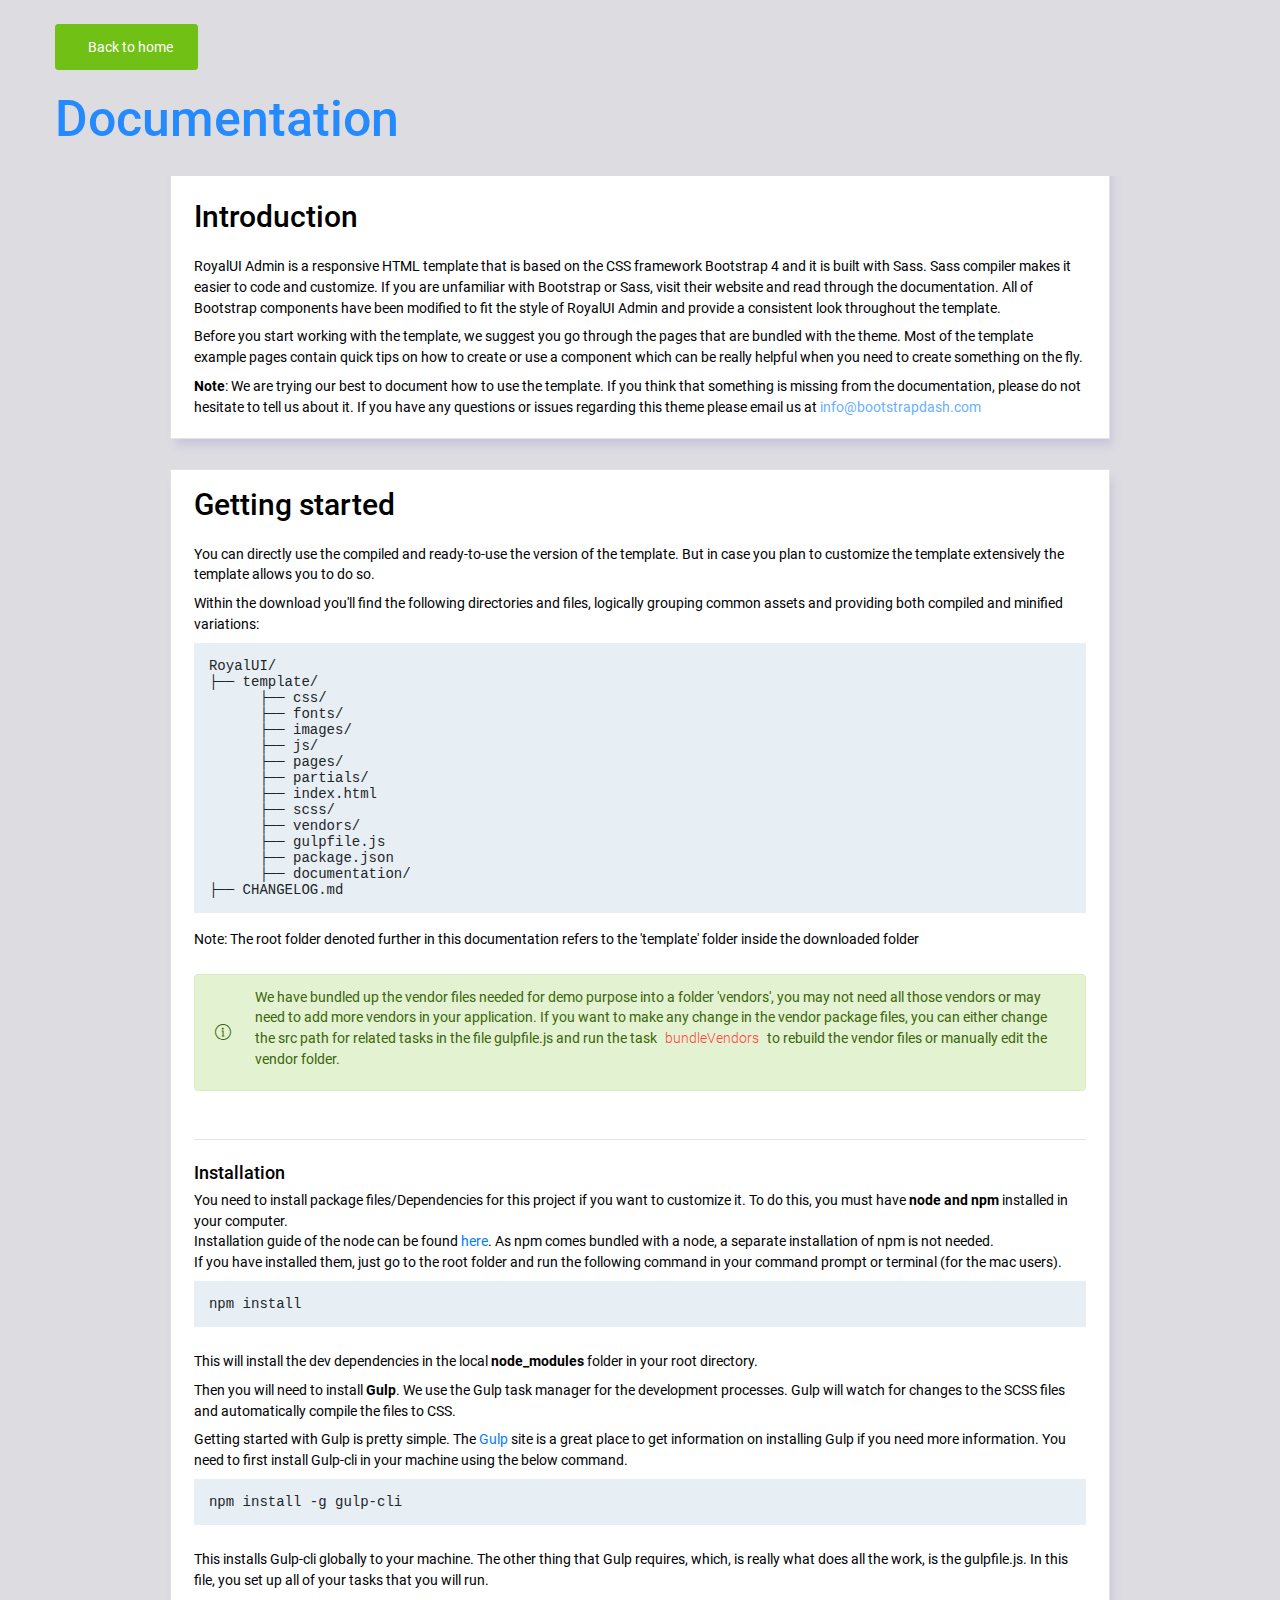
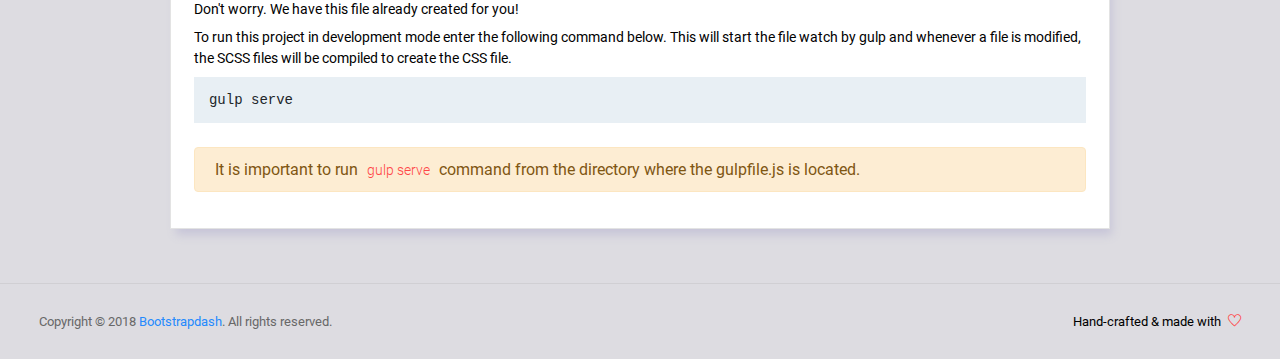
<file: static/admin/documentation/documentation.html>
<!DOCTYPE html>
<html lang="en">

<head>
  <!-- Required meta tags -->
  <meta charset="utf-8">
  <meta name="viewport" content="width=device-width, initial-scale=1, shrink-to-fit=no">
  <title>RoyalUI Admin Dashboard</title>
  <!-- plugins:css -->
  <link rel="stylesheet" href="../vendors/ti-icons/css/themify-icons.css">
  <link rel="stylesheet" href="../vendors/base/vendor.bundle.base.css">
  <!-- endinject -->
  <!-- plugin css for this page -->
  <!-- End plugin css for this page -->
  <!-- inject:css -->
  <link rel="stylesheet" href="../css/style.css">
  <!-- endinject -->
  <link rel="shortcut icon" href="../images/favicon.png" />
</head>

<body>
  <div class="container-scroller">
    <div class="container-fluid page-body-wrapper full-page-wrapper">
      <div class="main-panel w-100  documentation">
        <div class="content-wrapper">
          <div class="container-fluid">
            <div class="row">
              <div class="col-12 doc-header">
                <a class="btn btn-success" href="../index.html"><i class="mdi mdi-home mr-2"></i>Back to home</a>
                <h1 class="text-primary mt-4">Documentation</h1>
              </div>
            </div>
            <div class="row doc-content">
              <div class="col-12 col-md-10 offset-md-1">
                <div class="col-12 grid-margin" id="doc-intro">
                    <div class="card">
                        <div class="card-body">
                            <h3 class="mb-4 mt-4">Introduction</h3>
                            <p>RoyalUI Admin is a responsive HTML template that is based on the CSS framework Bootstrap 4 and it is built with Sass. Sass compiler makes it easier to code and customize. If you are unfamiliar with Bootstrap or Sass, visit their
                                website and read through the documentation. All of Bootstrap components have been modified to fit the style of RoyalUI Admin and provide a consistent look throughout the template.</p>
                            <p>Before you start working with the template, we suggest you go through the pages that are bundled with the theme. Most of the template example pages contain quick tips on how to create or use a component which can
                                be really helpful when you need to create something on the fly.</p>
                            <p class="d-inline"><strong>Note</strong>: We are trying our best to document how to use the template. If you think that something is missing from the documentation, please do not hesitate to tell us about it. If you have any questions or issues regarding this theme please email us at <a class="d-inline text-info" href="mailto:info@bootstrapdash.com">info@bootstrapdash.com</a></p>
                        </div>
                    </div>
                </div>
                <div class="col-12 grid-margin" id="doc-started">
                    <div class="card">
                        <div class="card-body">
                            <h3 class="mb-4">Getting started</h3>
                            <p>You can directly use the compiled and ready-to-use the version of the template. But in case you plan to customize the template extensively the template allows you to do so.</p>
                            <p>Within the download you'll find the following directories and files, logically grouping common assets and providing both compiled and minified variations:</p>
                            <pre>
RoyalUI/
├── template/
      ├── css/
      ├── fonts/
      ├── images/
      ├── js/
      ├── pages/
      ├── partials/
      ├── index.html
      ├── scss/
      ├── vendors/
      ├── gulpfile.js
      ├── package.json                           
      ├── documentation/
├── CHANGELOG.md</pre>
                            <p class="mt-1">Note: The root folder denoted further in this documentation refers to the 'template' folder inside the downloaded folder</p>
                            <div class="alert alert-success mt-4 d-flex align-items-center" role="alert">
                              <i class="ti-info-alt mr-4"></i>
                              <p>We have bundled up the vendor files needed for demo purpose into a folder 'vendors', you may not need all those vendors or may need to add more vendors in your application. If you want to make any change in the vendor package files, you can either change the src path for related tasks in the file gulpfile.js and run the task <code> bundleVendors </code> to rebuild the vendor files or manually edit the vendor folder.</p>
                            </div>
                            <hr class="mt-5">
                            <h4 class="mt-4">Installation</h4>
                            <p class="mb-0">
                              You need to install package files/Dependencies for this project if you want to customize it. To do this, you must have <span class="font-weight-bold">node and npm</span> installed in your computer.
                            </p>
                            <p class="mb-0">Installation guide of the node can be found <a href="https://nodejs.org/en/">here</a>. As npm comes bundled with a node, a separate installation of npm is not needed.</p>
                            <p>
                                If you have installed them, just go to the root folder and run the following command in your command prompt or terminal (for the mac users).
                            </p>
                            <pre class="shell-mode">
npm install</pre>
                            <p class="mt-4">
                              This will install the dev dependencies in the local <span class="font-weight-bold">node_modules</span> folder in your root directory.
                            </p>
                            <p class="mt-2">
                              Then you will need to install <span class="font-weight-bold">Gulp</span>. We use the Gulp task manager for the development processes. Gulp will watch for changes to the SCSS files and automatically compile the files to CSS.
                            </p>
                            <p>Getting started with Gulp is pretty simple. The <a href="https://gulpjs.com/" target="_blank">Gulp</a> site is a great place to get information on installing Gulp if you need more information. You need to first install Gulp-cli in your machine using the below command.</p>
                            <pre class="shell-mode">
npm install -g gulp-cli</pre>
                            <p class="mt-4">This installs Gulp-cli globally to your machine. The other thing that Gulp requires, which, is really what does all the work, is the gulpfile.js. In this file, you set up all of your tasks that you will run.</p>
                            <p>Don't worry. We have this file already created for you!</p>
                            <p>To run this project in development mode enter the following command below. This will start the file watch by gulp and whenever a file is modified, the SCSS files will be compiled to create the CSS file.</p>
<pre class="shell-mode">
gulp serve</pre>           
                            <div class="alert alert-warning mt-4" role="alert">
                              <i class="ti-info-alt-outline"></i>It is important to run <code>gulp serve</code> command from the directory where the gulpfile.js is located.
                            </div>
                        </div>
                    </div>
                </div>
              </div>
            </div>
          </div>
        </div>
        <!-- partial:../partials/_footer.html -->

        <footer class="footer">
          <div class="d-sm-flex justify-content-center justify-content-sm-between">
            <span class="text-muted text-center text-sm-left d-block d-sm-inline-block">Copyright © 2018 <a href="https://www.bootstrapdash.com/" target="_blank">Bootstrapdash</a>. All rights reserved.</span>
            <span class="float-none float-sm-right d-block mt-1 mt-sm-0 text-center">Hand-crafted & made with <i class="ti-heart text-danger ml-1"></i></span>
          </div>
        </footer>

        <!-- partial -->
      </div>
    </div>
  </div>
<!-- plugins:js -->
<script src="../vendors/base/vendor.bundle.base.js"></script>
<!-- endinject -->
<!-- inject:js -->
<script src="../js/off-canvas.js"></script>
<script src="../js/hoverable-collapse.js"></script>
<script src="../js/template.js"></script>
<script src="../js/todolist.js"></script>
<!-- endinject -->
<!-- Custom js for this page-->
<script src="../js/documentation.js"></script> 
<!-- End custom js for this page-->
</body>

</html>
</file>
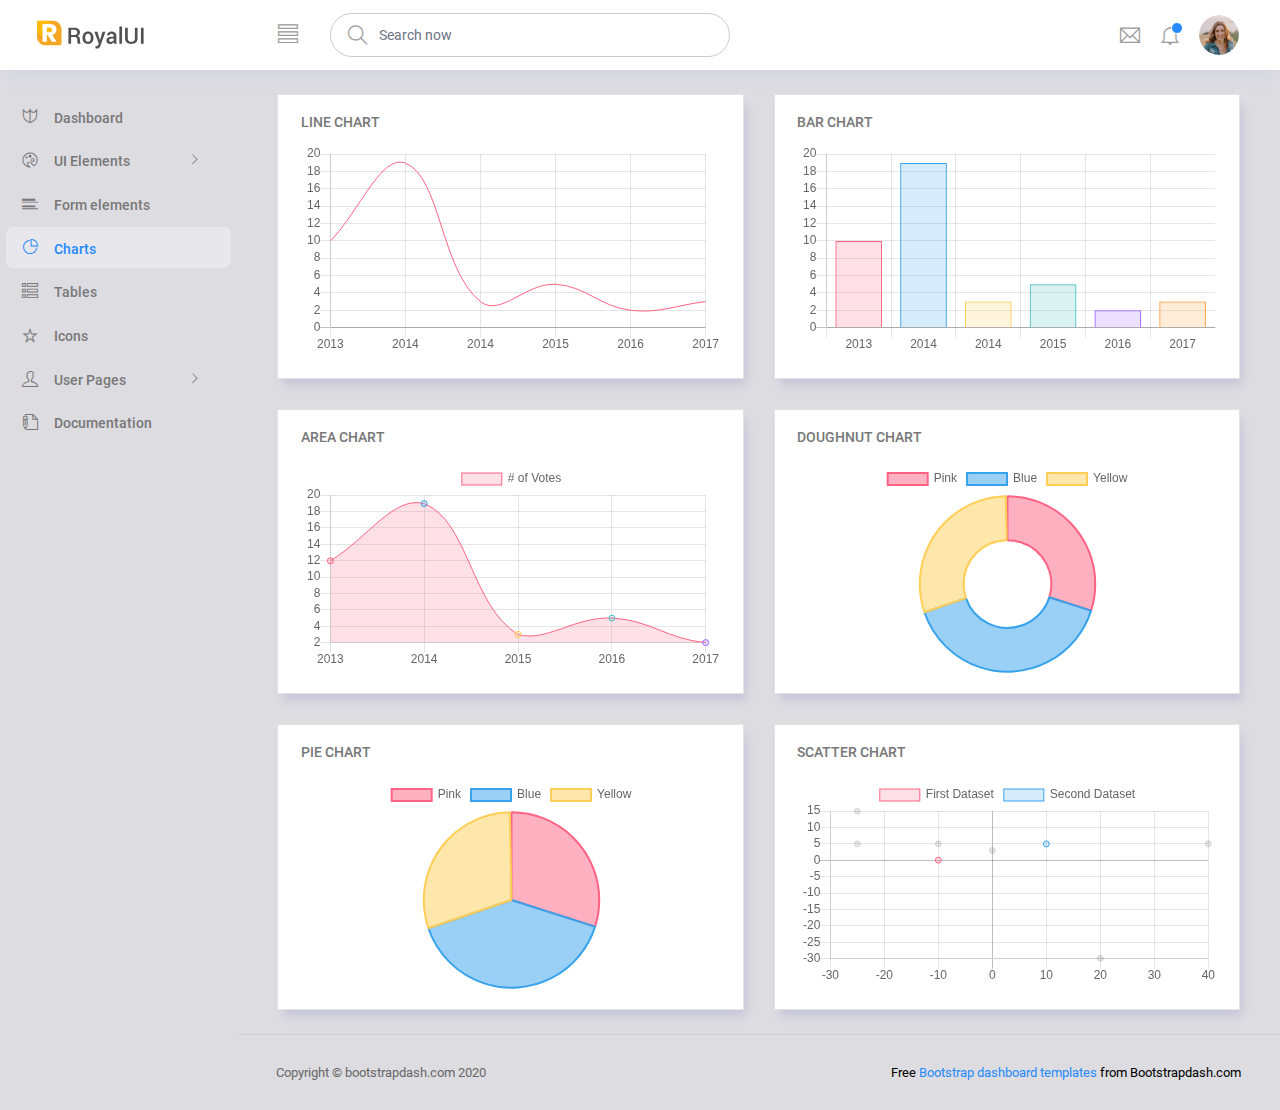
<file: static/admin/pages/charts/chartjs.html>
<!DOCTYPE html>
<html lang="en">

<head>
  <!-- Required meta tags -->
  <meta charset="utf-8">
  <meta name="viewport" content="width=device-width, initial-scale=1, shrink-to-fit=no">
  <title>RoyalUI Admin</title>
  <!-- plugins:css -->
  <link rel="stylesheet" href="../../vendors/ti-icons/css/themify-icons.css">
  <link rel="stylesheet" href="../../vendors/base/vendor.bundle.base.css">
  <!-- endinject -->
  <!-- inject:css -->
  <link rel="stylesheet" href="../../css/style.css">
  <!-- endinject -->
  <link rel="shortcut icon" href="../../images/favicon.png" />
</head>

<body>
  <div class="container-scroller">
    <!-- partial:../../partials/_navbar.html -->
    <nav class="navbar col-lg-12 col-12 p-0 fixed-top d-flex flex-row">
      <div class="text-center navbar-brand-wrapper d-flex align-items-center justify-content-center">
        <a class="navbar-brand brand-logo mr-5" href="../../index.html"><img src="../../images/logo.svg" class="mr-2" alt="logo"/></a>
        <a class="navbar-brand brand-logo-mini" href="../../index.html"><img src="../../images/logo-mini.svg" alt="logo"/></a>
      </div>
      <div class="navbar-menu-wrapper d-flex align-items-center justify-content-end">
        <button class="navbar-toggler navbar-toggler align-self-center" type="button" data-toggle="minimize">
          <span class="ti-view-list"></span>
        </button>
        <ul class="navbar-nav mr-lg-2">
          <li class="nav-item nav-search d-none d-lg-block">
            <div class="input-group">
              <div class="input-group-prepend hover-cursor" id="navbar-search-icon">
                <span class="input-group-text" id="search">
                  <i class="ti-search"></i>
                </span>
              </div>
              <input type="text" class="form-control" id="navbar-search-input" placeholder="Search now" aria-label="search" aria-describedby="search">
            </div>
          </li>
        </ul>
        <ul class="navbar-nav navbar-nav-right">
          <li class="nav-item dropdown mr-1">
            <a class="nav-link count-indicator dropdown-toggle d-flex justify-content-center align-items-center" id="messageDropdown" href="#" data-toggle="dropdown">
              <i class="ti-email mx-0"></i>
            </a>
            <div class="dropdown-menu dropdown-menu-right navbar-dropdown" aria-labelledby="messageDropdown">
              <p class="mb-0 font-weight-normal float-left dropdown-header">Messages</p>
              <a class="dropdown-item">
                <div class="item-thumbnail">
                    <img src="../../images/faces/face4.jpg" alt="image" class="profile-pic">
                </div>
                <div class="item-content flex-grow">
                  <h6 class="ellipsis font-weight-normal">David Grey
                  </h6>
                  <p class="font-weight-light small-text text-muted mb-0">
                    The meeting is cancelled
                  </p>
                </div>
              </a>
              <a class="dropdown-item">
                <div class="item-thumbnail">
                    <img src="../../images/faces/face2.jpg" alt="image" class="profile-pic">
                </div>
                <div class="item-content flex-grow">
                  <h6 class="ellipsis font-weight-normal">Tim Cook
                  </h6>
                  <p class="font-weight-light small-text text-muted mb-0">
                    New product launch
                  </p>
                </div>
              </a>
              <a class="dropdown-item">
                <div class="item-thumbnail">
                    <img src="../../images/faces/face3.jpg" alt="image" class="profile-pic">
                </div>
                <div class="item-content flex-grow">
                  <h6 class="ellipsis font-weight-normal"> Johnson
                  </h6>
                  <p class="font-weight-light small-text text-muted mb-0">
                    Upcoming board meeting
                  </p>
                </div>
              </a>
            </div>
          </li>
          <li class="nav-item dropdown">
            <a class="nav-link count-indicator dropdown-toggle" id="notificationDropdown" href="#" data-toggle="dropdown">
              <i class="ti-bell mx-0"></i>
              <span class="count"></span>
            </a>
            <div class="dropdown-menu dropdown-menu-right navbar-dropdown" aria-labelledby="notificationDropdown">
              <p class="mb-0 font-weight-normal float-left dropdown-header">Notifications</p>
              <a class="dropdown-item">
                <div class="item-thumbnail">
                  <div class="item-icon bg-success">
                    <i class="ti-info-alt mx-0"></i>
                  </div>
                </div>
                <div class="item-content">
                  <h6 class="font-weight-normal">Application Error</h6>
                  <p class="font-weight-light small-text mb-0 text-muted">
                    Just now
                  </p>
                </div>
              </a>
              <a class="dropdown-item">
                <div class="item-thumbnail">
                  <div class="item-icon bg-warning">
                    <i class="ti-settings mx-0"></i>
                  </div>
                </div>
                <div class="item-content">
                  <h6 class="font-weight-normal">Settings</h6>
                  <p class="font-weight-light small-text mb-0 text-muted">
                    Private message
                  </p>
                </div>
              </a>
              <a class="dropdown-item">
                <div class="item-thumbnail">
                  <div class="item-icon bg-info">
                    <i class="ti-user mx-0"></i>
                  </div>
                </div>
                <div class="item-content">
                  <h6 class="font-weight-normal">New user registration</h6>
                  <p class="font-weight-light small-text mb-0 text-muted">
                    2 days ago
                  </p>
                </div>
              </a>
            </div>
          </li>
          <li class="nav-item nav-profile dropdown">
            <a class="nav-link dropdown-toggle" href="#" data-toggle="dropdown" id="profileDropdown">
              <img src="../../images/faces/face28.jpg" alt="profile"/>
            </a>
            <div class="dropdown-menu dropdown-menu-right navbar-dropdown" aria-labelledby="profileDropdown">
              <a class="dropdown-item">
                <i class="ti-settings text-primary"></i>
                Settings
              </a>
              <a class="dropdown-item">
                <i class="ti-power-off text-primary"></i>
                Logout
              </a>
            </div>
          </li>
        </ul>
        <button class="navbar-toggler navbar-toggler-right d-lg-none align-self-center" type="button" data-toggle="offcanvas">
          <span class="ti-view-list"></span>
        </button>
      </div>
    </nav>
    <!-- partial -->
    <div class="container-fluid page-body-wrapper">
      <!-- partial:../../partials/_sidebar.html -->
      <nav class="sidebar sidebar-offcanvas" id="sidebar">
        <ul class="nav">
          <li class="nav-item">
            <a class="nav-link" href="../../index.html">
              <i class="ti-shield menu-icon"></i>
              <span class="menu-title">Dashboard</span>
            </a>
          </li>
          <li class="nav-item">
            <a class="nav-link" data-toggle="collapse" href="#ui-basic" aria-expanded="false" aria-controls="ui-basic">
              <i class="ti-palette menu-icon"></i>
              <span class="menu-title">UI Elements</span>
              <i class="menu-arrow"></i>
            </a>
            <div class="collapse" id="ui-basic">
              <ul class="nav flex-column sub-menu">
                <li class="nav-item"> <a class="nav-link" href="../../pages/ui-features/buttons.html">Buttons</a></li>
                <li class="nav-item"> <a class="nav-link" href="../../pages/ui-features/typography.html">Typography</a></li>
              </ul>
            </div>
          </li>
          <li class="nav-item">
            <a class="nav-link" href="../../pages/forms/basic_elements.html">
              <i class="ti-layout-list-post menu-icon"></i>
              <span class="menu-title">Form elements</span>
            </a>
          </li>
          <li class="nav-item">
            <a class="nav-link" href="../../pages/charts/chartjs.html">
              <i class="ti-pie-chart menu-icon"></i>
              <span class="menu-title">Charts</span>
            </a>
          </li>
          <li class="nav-item">
            <a class="nav-link" href="../../pages/tables/basic-table.html">
              <i class="ti-view-list-alt menu-icon"></i>
              <span class="menu-title">Tables</span>
            </a>
          </li>
          <li class="nav-item">
            <a class="nav-link" href="../../pages/icons/themify.html">
              <i class="ti-star menu-icon"></i>
              <span class="menu-title">Icons</span>
            </a>
          </li>
          <li class="nav-item">
            <a class="nav-link" data-toggle="collapse" href="#auth" aria-expanded="false" aria-controls="auth">
              <i class="ti-user menu-icon"></i>
              <span class="menu-title">User Pages</span>
              <i class="menu-arrow"></i>
            </a>
            <div class="collapse" id="auth">
              <ul class="nav flex-column sub-menu">
                <li class="nav-item"> <a class="nav-link" href="../../pages/samples/login.html"> Login </a></li>
                <li class="nav-item"> <a class="nav-link" href="../../pages/samples/login-2.html"> Login 2 </a></li>
                <li class="nav-item"> <a class="nav-link" href="../../pages/samples/register.html"> Register </a></li>
                <li class="nav-item"> <a class="nav-link" href="../../pages/samples/register-2.html"> Register 2 </a></li>
                <li class="nav-item"> <a class="nav-link" href="../../pages/samples/lock-screen.html"> Lockscreen </a></li>
              </ul>
            </div>
          </li>
          <li class="nav-item">
            <a class="nav-link" href="../../documentation/documentation.html">
              <i class="ti-write menu-icon"></i>
              <span class="menu-title">Documentation</span>
            </a>
          </li>
        </ul>
      </nav>
      <!-- partial -->
      <div class="main-panel">
        <div class="content-wrapper">
          <div class="row">
            <div class="col-lg-6 grid-margin stretch-card">
              <div class="card">
                <div class="card-body">
                  <h4 class="card-title">Line chart</h4>
                  <canvas id="lineChart"></canvas>
                </div>
              </div>
            </div>
            <div class="col-lg-6 grid-margin stretch-card">
              <div class="card">
                <div class="card-body">
                  <h4 class="card-title">Bar chart</h4>
                  <canvas id="barChart"></canvas>
                </div>
              </div>
            </div>
          </div>
          <div class="row">
            <div class="col-lg-6 grid-margin stretch-card">
              <div class="card">
                <div class="card-body">
                  <h4 class="card-title">Area chart</h4>
                  <canvas id="areaChart"></canvas>
                </div>
              </div>
            </div>
            <div class="col-lg-6 grid-margin stretch-card">
              <div class="card">
                <div class="card-body">
                  <h4 class="card-title">Doughnut chart</h4>
                  <canvas id="doughnutChart"></canvas>
                </div>
              </div>
            </div>
          </div>
          <div class="row">
            <div class="col-lg-6 grid-margin grid-margin-lg-0 stretch-card">
              <div class="card">
                <div class="card-body">
                  <h4 class="card-title">Pie chart</h4>
                  <canvas id="pieChart"></canvas>
                </div>
              </div>
            </div>
            <div class="col-lg-6 grid-margin grid-margin-lg-0 stretch-card">
              <div class="card">
                <div class="card-body">
                  <h4 class="card-title">Scatter chart</h4>
                  <canvas id="scatterChart"></canvas>
                </div>
              </div>
            </div>
          </div>
        </div>
        <!-- content-wrapper ends -->
        <!-- partial:../../partials/_footer.html -->
        <footer class="footer">
          <div class="d-sm-flex justify-content-center justify-content-sm-between">
            <span class="text-muted d-block text-center text-sm-left d-sm-inline-block">Copyright © bootstrapdash.com 2020</span>
            <span class="float-none float-sm-right d-block mt-1 mt-sm-0 text-center"> Free <a href="https://www.bootstrapdash.com/" target="_blank">Bootstrap dashboard templates</a> from Bootstrapdash.com</span>
          </div>
        </footer>
        <!-- partial -->
      </div>
      <!-- main-panel ends -->
    </div>
    <!-- page-body-wrapper ends -->
  </div>
  <!-- container-scroller -->
  <!-- plugins:js -->
  <script src="../../vendors/base/vendor.bundle.base.js"></script>
  <!-- endinject -->
  <!-- Plugin js for this page-->
  <script src="../../vendors/chart.js/Chart.min.js"></script>
  <!-- End plugin js for this page-->
  <!-- inject:js -->
  <script src="../../js/off-canvas.js"></script>
  <script src="../../js/hoverable-collapse.js"></script>
  <script src="../../js/template.js"></script>
  <script src="../../js/todolist.js"></script>
  <!-- endinject -->
  <!-- Custom js for this page-->
  <script src="../../js/chart.js"></script>
  <!-- End custom js for this page-->
</body>

</html>
</file>
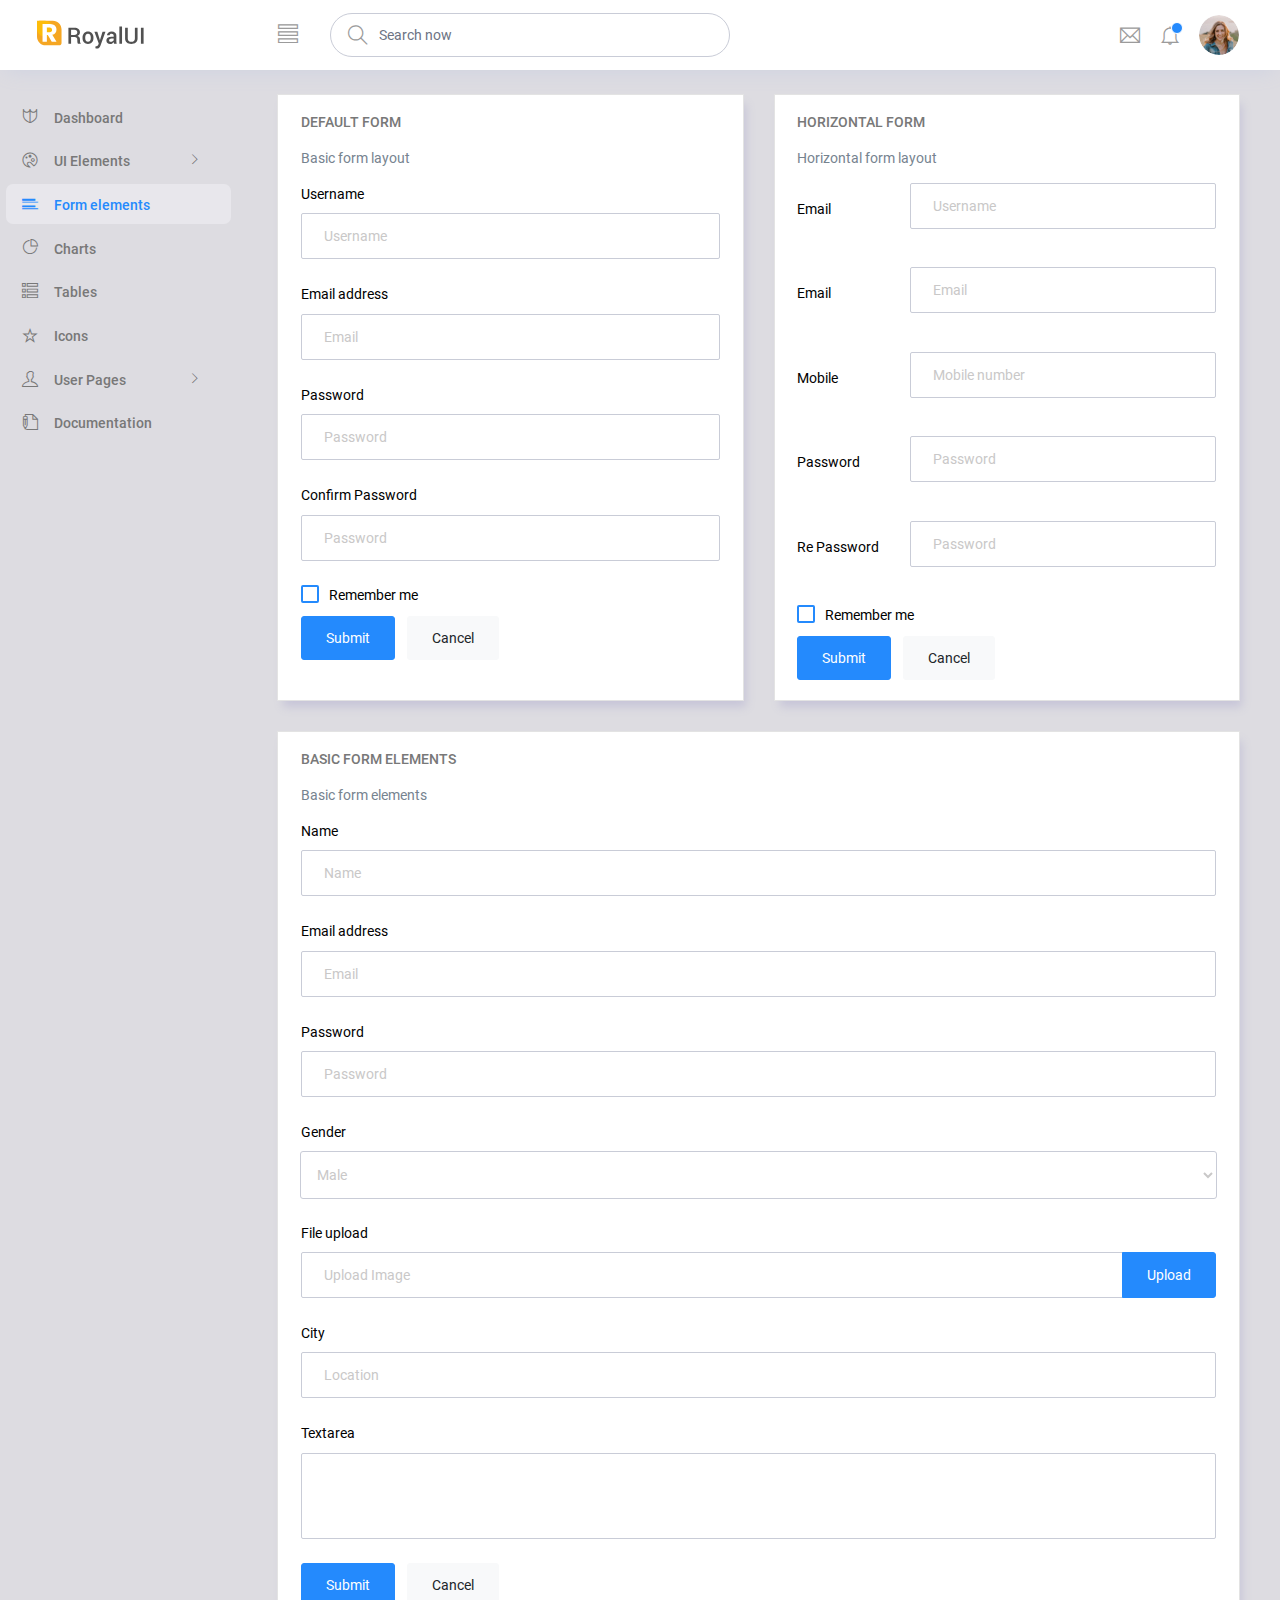
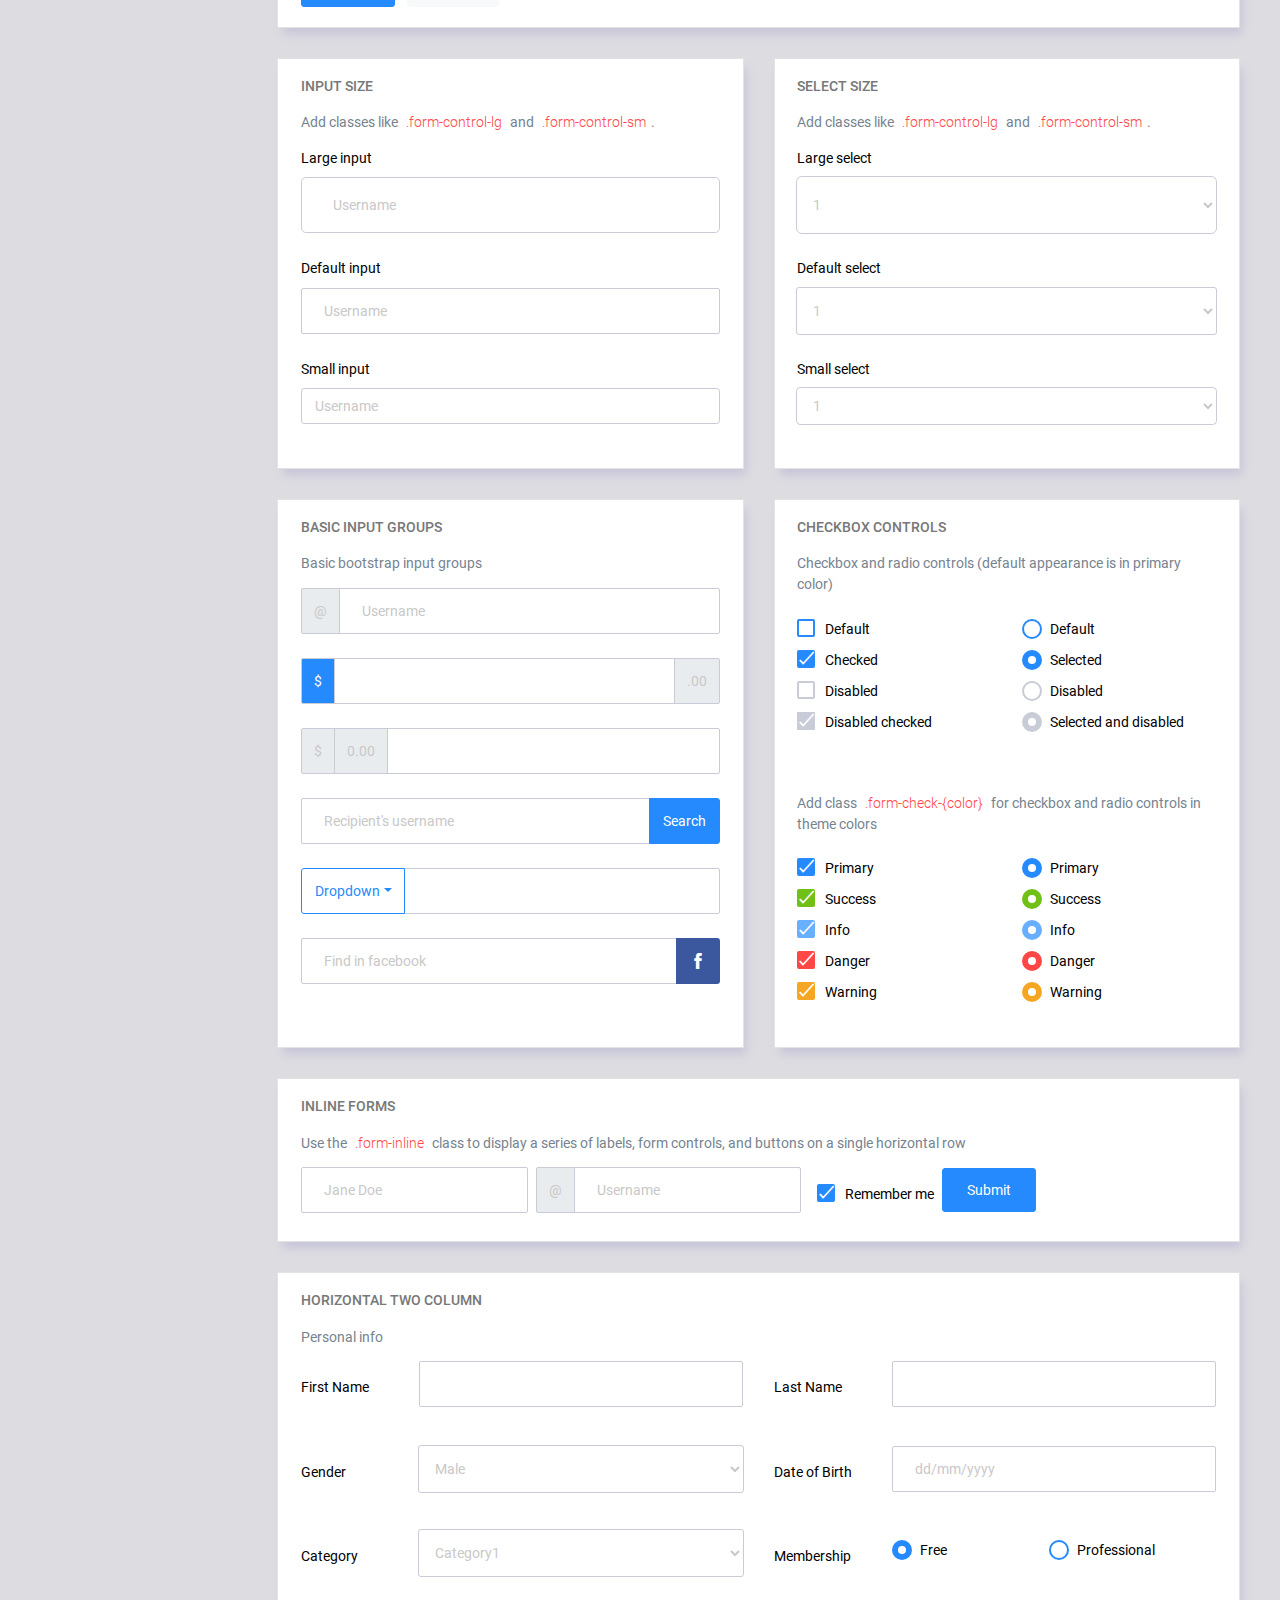
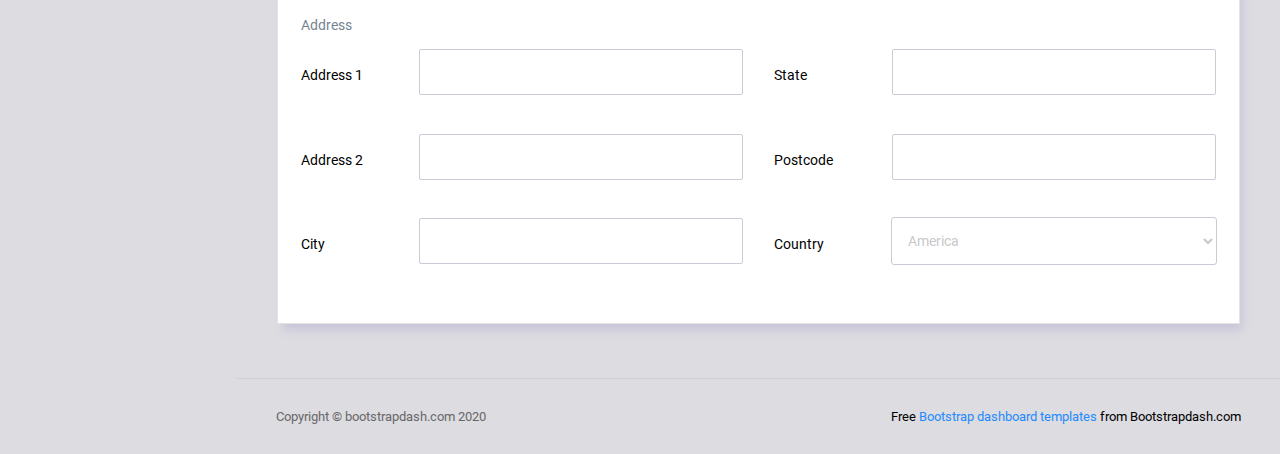
<file: static/admin/pages/forms/basic_elements.html>
<!DOCTYPE html>
<html lang="en">

<head>
  <!-- Required meta tags -->
  <meta charset="utf-8">
  <meta name="viewport" content="width=device-width, initial-scale=1, shrink-to-fit=no">
  <title>RoyalUI Admin</title>
  <!-- plugins:css -->
  <link rel="stylesheet" href="../../vendors/ti-icons/css/themify-icons.css">
  <link rel="stylesheet" href="../../vendors/base/vendor.bundle.base.css">
  <!-- endinject -->
  <!-- plugin css for this page -->
  <!-- End plugin css for this page -->
  <!-- inject:css -->
  <link rel="stylesheet" href="../../css/style.css">
  <!-- endinject -->
  <link rel="shortcut icon" href="../../images/favicon.png" />
</head>

<body>
  <div class="container-scroller">
    <!-- partial:../../partials/_navbar.html -->
    <nav class="navbar col-lg-12 col-12 p-0 fixed-top d-flex flex-row">
      <div class="text-center navbar-brand-wrapper d-flex align-items-center justify-content-center">
        <a class="navbar-brand brand-logo mr-5" href="../../index.html"><img src="../../images/logo.svg" class="mr-2" alt="logo"/></a>
        <a class="navbar-brand brand-logo-mini" href="../../index.html"><img src="../../images/logo-mini.svg" alt="logo"/></a>
      </div>
      <div class="navbar-menu-wrapper d-flex align-items-center justify-content-end">
        <button class="navbar-toggler navbar-toggler align-self-center" type="button" data-toggle="minimize">
          <span class="ti-view-list"></span>
        </button>
        <ul class="navbar-nav mr-lg-2">
          <li class="nav-item nav-search d-none d-lg-block">
            <div class="input-group">
              <div class="input-group-prepend hover-cursor" id="navbar-search-icon">
                <span class="input-group-text" id="search">
                  <i class="ti-search"></i>
                </span>
              </div>
              <input type="text" class="form-control" id="navbar-search-input" placeholder="Search now" aria-label="search" aria-describedby="search">
            </div>
          </li>
        </ul>
        <ul class="navbar-nav navbar-nav-right">
          <li class="nav-item dropdown mr-1">
            <a class="nav-link count-indicator dropdown-toggle d-flex justify-content-center align-items-center" id="messageDropdown" href="#" data-toggle="dropdown">
              <i class="ti-email mx-0"></i>
            </a>
            <div class="dropdown-menu dropdown-menu-right navbar-dropdown" aria-labelledby="messageDropdown">
              <p class="mb-0 font-weight-normal float-left dropdown-header">Messages</p>
              <a class="dropdown-item">
                <div class="item-thumbnail">
                    <img src="../../images/faces/face4.jpg" alt="image" class="profile-pic">
                </div>
                <div class="item-content flex-grow">
                  <h6 class="ellipsis font-weight-normal">David Grey
                  </h6>
                  <p class="font-weight-light small-text text-muted mb-0">
                    The meeting is cancelled
                  </p>
                </div>
              </a>
              <a class="dropdown-item">
                <div class="item-thumbnail">
                    <img src="../../images/faces/face2.jpg" alt="image" class="profile-pic">
                </div>
                <div class="item-content flex-grow">
                  <h6 class="ellipsis font-weight-normal">Tim Cook
                  </h6>
                  <p class="font-weight-light small-text text-muted mb-0">
                    New product launch
                  </p>
                </div>
              </a>
              <a class="dropdown-item">
                <div class="item-thumbnail">
                    <img src="../../images/faces/face3.jpg" alt="image" class="profile-pic">
                </div>
                <div class="item-content flex-grow">
                  <h6 class="ellipsis font-weight-normal"> Johnson
                  </h6>
                  <p class="font-weight-light small-text text-muted mb-0">
                    Upcoming board meeting
                  </p>
                </div>
              </a>
            </div>
          </li>
          <li class="nav-item dropdown">
            <a class="nav-link count-indicator dropdown-toggle" id="notificationDropdown" href="#" data-toggle="dropdown">
              <i class="ti-bell mx-0"></i>
              <span class="count"></span>
            </a>
            <div class="dropdown-menu dropdown-menu-right navbar-dropdown" aria-labelledby="notificationDropdown">
              <p class="mb-0 font-weight-normal float-left dropdown-header">Notifications</p>
              <a class="dropdown-item">
                <div class="item-thumbnail">
                  <div class="item-icon bg-success">
                    <i class="ti-info-alt mx-0"></i>
                  </div>
                </div>
                <div class="item-content">
                  <h6 class="font-weight-normal">Application Error</h6>
                  <p class="font-weight-light small-text mb-0 text-muted">
                    Just now
                  </p>
                </div>
              </a>
              <a class="dropdown-item">
                <div class="item-thumbnail">
                  <div class="item-icon bg-warning">
                    <i class="ti-settings mx-0"></i>
                  </div>
                </div>
                <div class="item-content">
                  <h6 class="font-weight-normal">Settings</h6>
                  <p class="font-weight-light small-text mb-0 text-muted">
                    Private message
                  </p>
                </div>
              </a>
              <a class="dropdown-item">
                <div class="item-thumbnail">
                  <div class="item-icon bg-info">
                    <i class="ti-user mx-0"></i>
                  </div>
                </div>
                <div class="item-content">
                  <h6 class="font-weight-normal">New user registration</h6>
                  <p class="font-weight-light small-text mb-0 text-muted">
                    2 days ago
                  </p>
                </div>
              </a>
            </div>
          </li>
          <li class="nav-item nav-profile dropdown">
            <a class="nav-link dropdown-toggle" href="#" data-toggle="dropdown" id="profileDropdown">
              <img src="../../images/faces/face28.jpg" alt="profile"/>
            </a>
            <div class="dropdown-menu dropdown-menu-right navbar-dropdown" aria-labelledby="profileDropdown">
              <a class="dropdown-item">
                <i class="ti-settings text-primary"></i>
                Settings
              </a>
              <a class="dropdown-item">
                <i class="ti-power-off text-primary"></i>
                Logout
              </a>
            </div>
          </li>
        </ul>
        <button class="navbar-toggler navbar-toggler-right d-lg-none align-self-center" type="button" data-toggle="offcanvas">
          <span class="ti-view-list"></span>
        </button>
      </div>
    </nav>
    <!-- partial -->
    <div class="container-fluid page-body-wrapper">
      <!-- partial:../../partials/_sidebar.html -->
      <nav class="sidebar sidebar-offcanvas" id="sidebar">
        <ul class="nav">
          <li class="nav-item">
            <a class="nav-link" href="../../index.html">
              <i class="ti-shield menu-icon"></i>
              <span class="menu-title">Dashboard</span>
            </a>
          </li>
          <li class="nav-item">
            <a class="nav-link" data-toggle="collapse" href="#ui-basic" aria-expanded="false" aria-controls="ui-basic">
              <i class="ti-palette menu-icon"></i>
              <span class="menu-title">UI Elements</span>
              <i class="menu-arrow"></i>
            </a>
            <div class="collapse" id="ui-basic">
              <ul class="nav flex-column sub-menu">
                <li class="nav-item"> <a class="nav-link" href="../../pages/ui-features/buttons.html">Buttons</a></li>
                <li class="nav-item"> <a class="nav-link" href="../../pages/ui-features/typography.html">Typography</a></li>
              </ul>
            </div>
          </li>
          <li class="nav-item">
            <a class="nav-link" href="../../pages/forms/basic_elements.html">
              <i class="ti-layout-list-post menu-icon"></i>
              <span class="menu-title">Form elements</span>
            </a>
          </li>
          <li class="nav-item">
            <a class="nav-link" href="../../pages/charts/chartjs.html">
              <i class="ti-pie-chart menu-icon"></i>
              <span class="menu-title">Charts</span>
            </a>
          </li>
          <li class="nav-item">
            <a class="nav-link" href="../../pages/tables/basic-table.html">
              <i class="ti-view-list-alt menu-icon"></i>
              <span class="menu-title">Tables</span>
            </a>
          </li>
          <li class="nav-item">
            <a class="nav-link" href="../../pages/icons/themify.html">
              <i class="ti-star menu-icon"></i>
              <span class="menu-title">Icons</span>
            </a>
          </li>
          <li class="nav-item">
            <a class="nav-link" data-toggle="collapse" href="#auth" aria-expanded="false" aria-controls="auth">
              <i class="ti-user menu-icon"></i>
              <span class="menu-title">User Pages</span>
              <i class="menu-arrow"></i>
            </a>
            <div class="collapse" id="auth">
              <ul class="nav flex-column sub-menu">
                <li class="nav-item"> <a class="nav-link" href="../../pages/samples/login.html"> Login </a></li>
                <li class="nav-item"> <a class="nav-link" href="../../pages/samples/login-2.html"> Login 2 </a></li>
                <li class="nav-item"> <a class="nav-link" href="../../pages/samples/register.html"> Register </a></li>
                <li class="nav-item"> <a class="nav-link" href="../../pages/samples/register-2.html"> Register 2 </a></li>
                <li class="nav-item"> <a class="nav-link" href="../../pages/samples/lock-screen.html"> Lockscreen </a></li>
              </ul>
            </div>
          </li>
          <li class="nav-item">
            <a class="nav-link" href="../../documentation/documentation.html">
              <i class="ti-write menu-icon"></i>
              <span class="menu-title">Documentation</span>
            </a>
          </li>
        </ul>
      </nav>
      <!-- partial -->
      <div class="main-panel">        
        <div class="content-wrapper">
          <div class="row">
            <div class="col-md-6 grid-margin stretch-card">
              <div class="card">
                <div class="card-body">
                  <h4 class="card-title">Default form</h4>
                  <p class="card-description">
                    Basic form layout
                  </p>
                  <form class="forms-sample">
                    <div class="form-group">
                      <label for="exampleInputUsername1">Username</label>
                      <input type="text" class="form-control" id="exampleInputUsername1" placeholder="Username">
                    </div>
                    <div class="form-group">
                      <label for="exampleInputEmail1">Email address</label>
                      <input type="email" class="form-control" id="exampleInputEmail1" placeholder="Email">
                    </div>
                    <div class="form-group">
                      <label for="exampleInputPassword1">Password</label>
                      <input type="password" class="form-control" id="exampleInputPassword1" placeholder="Password">
                    </div>
                    <div class="form-group">
                      <label for="exampleInputConfirmPassword1">Confirm Password</label>
                      <input type="password" class="form-control" id="exampleInputConfirmPassword1" placeholder="Password">
                    </div>
                    <div class="form-check form-check-flat form-check-primary">
                      <label class="form-check-label">
                        <input type="checkbox" class="form-check-input">
                        Remember me
                      </label>
                    </div>
                    <button type="submit" class="btn btn-primary mr-2">Submit</button>
                    <button class="btn btn-light">Cancel</button>
                  </form>
                </div>
              </div>
            </div>
            <div class="col-md-6 grid-margin stretch-card">
              <div class="card">
                <div class="card-body">
                  <h4 class="card-title">Horizontal Form</h4>
                  <p class="card-description">
                    Horizontal form layout
                  </p>
                  <form class="forms-sample">
                    <div class="form-group row">
                      <label for="exampleInputUsername2" class="col-sm-3 col-form-label">Email</label>
                      <div class="col-sm-9">
                        <input type="text" class="form-control" id="exampleInputUsername2" placeholder="Username">
                      </div>
                    </div>
                    <div class="form-group row">
                      <label for="exampleInputEmail2" class="col-sm-3 col-form-label">Email</label>
                      <div class="col-sm-9">
                        <input type="email" class="form-control" id="exampleInputEmail2" placeholder="Email">
                      </div>
                    </div>
                    <div class="form-group row">
                      <label for="exampleInputMobile" class="col-sm-3 col-form-label">Mobile</label>
                      <div class="col-sm-9">
                        <input type="text" class="form-control" id="exampleInputMobile" placeholder="Mobile number">
                      </div>
                    </div>
                    <div class="form-group row">
                      <label for="exampleInputPassword2" class="col-sm-3 col-form-label">Password</label>
                      <div class="col-sm-9">
                        <input type="password" class="form-control" id="exampleInputPassword2" placeholder="Password">
                      </div>
                    </div>
                    <div class="form-group row">
                      <label for="exampleInputConfirmPassword2" class="col-sm-3 col-form-label">Re Password</label>
                      <div class="col-sm-9">
                        <input type="password" class="form-control" id="exampleInputConfirmPassword2" placeholder="Password">
                      </div>
                    </div>
                    <div class="form-check form-check-flat form-check-primary">
                      <label class="form-check-label">
                        <input type="checkbox" class="form-check-input">
                        Remember me
                      </label>
                    </div>
                    <button type="submit" class="btn btn-primary mr-2">Submit</button>
                    <button class="btn btn-light">Cancel</button>
                  </form>
                </div>
              </div>
            </div>
            <div class="col-12 grid-margin stretch-card">
              <div class="card">
                <div class="card-body">
                  <h4 class="card-title">Basic form elements</h4>
                  <p class="card-description">
                    Basic form elements
                  </p>
                  <form class="forms-sample">
                    <div class="form-group">
                      <label for="exampleInputName1">Name</label>
                      <input type="text" class="form-control" id="exampleInputName1" placeholder="Name">
                    </div>
                    <div class="form-group">
                      <label for="exampleInputEmail3">Email address</label>
                      <input type="email" class="form-control" id="exampleInputEmail3" placeholder="Email">
                    </div>
                    <div class="form-group">
                      <label for="exampleInputPassword4">Password</label>
                      <input type="password" class="form-control" id="exampleInputPassword4" placeholder="Password">
                    </div>
                    <div class="form-group">
                      <label for="exampleSelectGender">Gender</label>
                        <select class="form-control" id="exampleSelectGender">
                          <option>Male</option>
                          <option>Female</option>
                        </select>
                      </div>
                    <div class="form-group">
                      <label>File upload</label>
                      <input type="file" name="img[]" class="file-upload-default">
                      <div class="input-group col-xs-12">
                        <input type="text" class="form-control file-upload-info" disabled placeholder="Upload Image">
                        <span class="input-group-append">
                          <button class="file-upload-browse btn btn-primary" type="button">Upload</button>
                        </span>
                      </div>
                    </div>
                    <div class="form-group">
                      <label for="exampleInputCity1">City</label>
                      <input type="text" class="form-control" id="exampleInputCity1" placeholder="Location">
                    </div>
                    <div class="form-group">
                      <label for="exampleTextarea1">Textarea</label>
                      <textarea class="form-control" id="exampleTextarea1" rows="4"></textarea>
                    </div>
                    <button type="submit" class="btn btn-primary mr-2">Submit</button>
                    <button class="btn btn-light">Cancel</button>
                  </form>
                </div>
              </div>
            </div>
            <div class="col-md-6 grid-margin stretch-card">
              <div class="card">
                <div class="card-body">
                  <h4 class="card-title">Input size</h4>
                  <p class="card-description">
                    Add classes like <code>.form-control-lg</code> and <code>.form-control-sm</code>.
                  </p>
                  <div class="form-group">
                    <label>Large input</label>
                    <input type="text" class="form-control form-control-lg" placeholder="Username" aria-label="Username">
                  </div>
                  <div class="form-group">
                    <label>Default input</label>
                    <input type="text" class="form-control" placeholder="Username" aria-label="Username">
                  </div>
                  <div class="form-group">
                    <label>Small input</label>
                    <input type="text" class="form-control form-control-sm" placeholder="Username" aria-label="Username">
                  </div>
                </div>
              </div>
            </div>
            <div class="col-md-6 grid-margin stretch-card">
              <div class="card">
                <div class="card-body">
                  <h4 class="card-title">Select size</h4>
                  <p class="card-description">
                    Add classes like <code>.form-control-lg</code> and <code>.form-control-sm</code>.                    
                  </p>
                  <div class="form-group">
                    <label for="exampleFormControlSelect1">Large select</label>
                    <select class="form-control form-control-lg" id="exampleFormControlSelect1">
                      <option>1</option>
                      <option>2</option>
                      <option>3</option>
                      <option>4</option>
                      <option>5</option>
                    </select>
                  </div>
                  <div class="form-group">
                    <label for="exampleFormControlSelect2">Default select</label>
                    <select class="form-control" id="exampleFormControlSelect2">
                      <option>1</option>
                      <option>2</option>
                      <option>3</option>
                      <option>4</option>
                      <option>5</option>
                    </select>
                  </div>
                  <div class="form-group">
                    <label for="exampleFormControlSelect3">Small select</label>
                    <select class="form-control form-control-sm" id="exampleFormControlSelect3">
                      <option>1</option>
                      <option>2</option>
                      <option>3</option>
                      <option>4</option>
                      <option>5</option>
                    </select>
                  </div>
                </div>
              </div>
            </div>
            <div class="col-md-6 grid-margin stretch-card">
              <div class="card">
                <div class="card-body">
                  <h4 class="card-title">Basic input groups</h4>
                  <p class="card-description">
                    Basic bootstrap input groups
                  </p>
                  <div class="form-group">
                    <div class="input-group">
                      <div class="input-group-prepend">
                        <span class="input-group-text">@</span>
                      </div>
                      <input type="text" class="form-control" placeholder="Username" aria-label="Username">
                    </div>
                  </div>
                  <div class="form-group">
                    <div class="input-group">
                      <div class="input-group-prepend">
                        <span class="input-group-text bg-primary text-white">$</span>
                      </div>
                      <input type="text" class="form-control" aria-label="Amount (to the nearest dollar)">
                      <div class="input-group-append">
                        <span class="input-group-text">.00</span>
                      </div>
                    </div>
                  </div>
                  <div class="form-group">
                    <div class="input-group">
                      <div class="input-group-prepend">
                        <span class="input-group-text">$</span>
                      </div>
                      <div class="input-group-prepend">
                        <span class="input-group-text">0.00</span>
                      </div>
                      <input type="text" class="form-control" aria-label="Amount (to the nearest dollar)">
                    </div>
                  </div>
                  <div class="form-group">
                    <div class="input-group">
                      <input type="text" class="form-control" placeholder="Recipient's username" aria-label="Recipient's username">
                      <div class="input-group-append">
                        <button class="btn btn-sm btn-primary" type="button">Search</button>
                      </div>
                    </div>
                  </div>
                  <div class="form-group">
                    <div class="input-group">
                      <div class="input-group-prepend">
                        <button class="btn btn-sm btn-outline-primary dropdown-toggle" type="button" data-toggle="dropdown" aria-haspopup="true" aria-expanded="false">Dropdown</button>
                        <div class="dropdown-menu">
                          <a class="dropdown-item" href="#">Action</a>
                          <a class="dropdown-item" href="#">Another action</a>
                          <a class="dropdown-item" href="#">Something else here</a>
                          <div role="separator" class="dropdown-divider"></div>
                          <a class="dropdown-item" href="#">Separated link</a>
                        </div>
                      </div>
                      <input type="text" class="form-control" aria-label="Text input with dropdown button">
                    </div>
                  </div>
                  <div class="form-group">
                    <div class="input-group">
                      <input type="text" class="form-control" placeholder="Find in facebook" aria-label="Recipient's username">
                      <div class="input-group-append">
                        <button class="btn btn-sm btn-facebook" type="button">
                          <i class="ti-facebook"></i>
                        </button>
                      </div>
                    </div>
                  </div>
                </div>
              </div>
            </div>
            <div class="col-md-6 grid-margin stretch-card">
              <div class="card">
                <div class="card-body">
                  <h4 class="card-title">Checkbox Controls</h4>
                  <p class="card-description">Checkbox and radio controls (default appearance is in primary color)</p>
                  <form>
                    <div class="row">
                      <div class="col-md-6">
                        <div class="form-group">
                          <div class="form-check">
                            <label class="form-check-label">
                              <input type="checkbox" class="form-check-input">
                              Default
                            </label>
                          </div>
                          <div class="form-check">
                            <label class="form-check-label">
                              <input type="checkbox" class="form-check-input" checked>
                              Checked
                            </label>
                          </div>
                          <div class="form-check">
                            <label class="form-check-label">
                              <input type="checkbox" class="form-check-input" disabled>
                              Disabled
                            </label>
                          </div>
                          <div class="form-check">
                            <label class="form-check-label">
                              <input type="checkbox" class="form-check-input" disabled checked>
                              Disabled checked
                            </label>
                          </div>
                        </div>
                      </div>
                      <div class="col-md-6">
                        <div class="form-group">
                          <div class="form-check">
                            <label class="form-check-label">
                              <input type="radio" class="form-check-input" name="optionsRadios" id="optionsRadios1" value="">
                              Default
                            </label>
                          </div>
                          <div class="form-check">
                            <label class="form-check-label">
                              <input type="radio" class="form-check-input" name="optionsRadios" id="optionsRadios2" value="option2" checked>
                              Selected
                            </label>
                          </div>
                          <div class="form-check">
                            <label class="form-check-label">
                              <input type="radio" class="form-check-input" name="optionsRadios2" id="optionsRadios3" value="option3" disabled>
                              Disabled
                            </label>
                          </div>
                          <div class="form-check">
                            <label class="form-check-label">
                              <input type="radio" class="form-check-input" name="optionsRadio2" id="optionsRadios4" value="option4" disabled checked>
                              Selected and disabled
                            </label>
                          </div>
                        </div>
                      </div>
                    </div>
                  </form>
                </div>
                <div class="card-body">
                  <p class="card-description">Add class <code>.form-check-{color}</code> for checkbox and radio controls in theme colors</p>
                  <form>
                    <div class="row">
                      <div class="col-md-6">
                        <div class="form-group">
                          <div class="form-check form-check-primary">
                            <label class="form-check-label">
                              <input type="checkbox" class="form-check-input" checked>
                              Primary
                            </label>
                          </div>
                          <div class="form-check form-check-success">
                            <label class="form-check-label">
                              <input type="checkbox" class="form-check-input" checked>
                              Success
                            </label>
                          </div>
                          <div class="form-check form-check-info">
                            <label class="form-check-label">
                              <input type="checkbox" class="form-check-input" checked>
                              Info
                            </label>
                          </div>
                          <div class="form-check form-check-danger">
                            <label class="form-check-label">
                              <input type="checkbox" class="form-check-input" checked>
                              Danger
                            </label>
                          </div>
                          <div class="form-check form-check-warning">
                            <label class="form-check-label">
                              <input type="checkbox" class="form-check-input" checked>
                              Warning
                            </label>
                          </div>
                        </div>
                      </div>
                      <div class="col-md-6">
                        <div class="form-group">
                          <div class="form-check form-check-primary">
                            <label class="form-check-label">
                              <input type="radio" class="form-check-input" name="ExampleRadio1" id="ExampleRadio1" checked>
                              Primary
                            </label>
                          </div>
                          <div class="form-check form-check-success">
                            <label class="form-check-label">
                              <input type="radio" class="form-check-input" name="ExampleRadio2" id="ExampleRadio2" checked>
                              Success
                            </label>
                          </div>
                          <div class="form-check form-check-info">
                            <label class="form-check-label">
                              <input type="radio" class="form-check-input" name="ExampleRadio3" id="ExampleRadio3" checked>
                              Info
                            </label>
                          </div>
                          <div class="form-check form-check-danger">
                            <label class="form-check-label">
                              <input type="radio" class="form-check-input" name="ExampleRadio4" id="ExampleRadio4" checked>
                              Danger
                            </label>
                          </div>
                          <div class="form-check form-check-warning">
                            <label class="form-check-label">
                              <input type="radio" class="form-check-input" name="ExampleRadio5" id="ExampleRadio5" checked>
                              Warning
                            </label>
                          </div>
                        </div>
                      </div>
                    </div>
                  </form>
                </div>
              </div>
            </div>
            <div class="col-12 grid-margin stretch-card">
              <div class="card">
                <div class="card-body">
                  <h4 class="card-title">Inline forms</h4>
                  <p class="card-description">
                    Use the <code>.form-inline</code> class to display a series of labels, form controls, and buttons on a single horizontal row
                  </p>
                  <form class="form-inline">
                    <label class="sr-only" for="inlineFormInputName2">Name</label>
                    <input type="text" class="form-control mb-2 mr-sm-2" id="inlineFormInputName2" placeholder="Jane Doe">
                  
                    <label class="sr-only" for="inlineFormInputGroupUsername2">Username</label>
                    <div class="input-group mb-2 mr-sm-2">
                      <div class="input-group-prepend">
                        <div class="input-group-text">@</div>
                      </div>
                      <input type="text" class="form-control" id="inlineFormInputGroupUsername2" placeholder="Username">
                    </div>
                    <div class="form-check mx-sm-2">
                      <label class="form-check-label">
                        <input type="checkbox" class="form-check-input" checked>
                        Remember me
                      </label>
                    </div>
                    <button type="submit" class="btn btn-primary mb-2">Submit</button>
                  </form>
                </div>
              </div>
            </div>
            <div class="col-12 grid-margin">
              <div class="card">
                <div class="card-body">
                  <h4 class="card-title">Horizontal Two column</h4>
                  <form class="form-sample">
                    <p class="card-description">
                      Personal info
                    </p>
                    <div class="row">
                      <div class="col-md-6">
                        <div class="form-group row">
                          <label class="col-sm-3 col-form-label">First Name</label>
                          <div class="col-sm-9">
                            <input type="text" class="form-control" />
                          </div>
                        </div>
                      </div>
                      <div class="col-md-6">
                        <div class="form-group row">
                          <label class="col-sm-3 col-form-label">Last Name</label>
                          <div class="col-sm-9">
                            <input type="text" class="form-control" />
                          </div>
                        </div>
                      </div>
                    </div>
                    <div class="row">
                      <div class="col-md-6">
                        <div class="form-group row">
                          <label class="col-sm-3 col-form-label">Gender</label>
                          <div class="col-sm-9">
                            <select class="form-control">
                              <option>Male</option>
                              <option>Female</option>
                            </select>
                          </div>
                        </div>
                      </div>
                      <div class="col-md-6">
                        <div class="form-group row">
                          <label class="col-sm-3 col-form-label">Date of Birth</label>
                          <div class="col-sm-9">
                            <input class="form-control" placeholder="dd/mm/yyyy"/>
                          </div>
                        </div>
                      </div>
                    </div>
                    <div class="row">
                      <div class="col-md-6">
                        <div class="form-group row">
                          <label class="col-sm-3 col-form-label">Category</label>
                          <div class="col-sm-9">
                            <select class="form-control">
                              <option>Category1</option>
                              <option>Category2</option>
                              <option>Category3</option>
                              <option>Category4</option>
                            </select>
                          </div>
                        </div>
                      </div>
                      <div class="col-md-6">
                        <div class="form-group row">
                          <label class="col-sm-3 col-form-label">Membership</label>
                          <div class="col-sm-4">
                            <div class="form-check">
                              <label class="form-check-label">
                                <input type="radio" class="form-check-input" name="membershipRadios" id="membershipRadios1" value="" checked>
                                Free
                              </label>
                            </div>
                          </div>
                          <div class="col-sm-5">
                            <div class="form-check">
                              <label class="form-check-label">
                                <input type="radio" class="form-check-input" name="membershipRadios" id="membershipRadios2" value="option2">
                                Professional
                              </label>
                            </div>
                          </div>
                        </div>
                      </div>
                    </div>
                    <p class="card-description">
                      Address
                    </p>
                    <div class="row">
                      <div class="col-md-6">
                        <div class="form-group row">
                          <label class="col-sm-3 col-form-label">Address 1</label>
                          <div class="col-sm-9">
                            <input type="text" class="form-control" />
                          </div>
                        </div>
                      </div>
                      <div class="col-md-6">
                        <div class="form-group row">
                          <label class="col-sm-3 col-form-label">State</label>
                          <div class="col-sm-9">
                            <input type="text" class="form-control" />
                          </div>
                        </div>
                      </div>
                    </div>
                    <div class="row">
                      <div class="col-md-6">
                        <div class="form-group row">
                          <label class="col-sm-3 col-form-label">Address 2</label>
                          <div class="col-sm-9">
                            <input type="text" class="form-control" />
                          </div>
                        </div>
                      </div>
                      <div class="col-md-6">
                        <div class="form-group row">
                          <label class="col-sm-3 col-form-label">Postcode</label>
                          <div class="col-sm-9">
                            <input type="text" class="form-control" />
                          </div>
                        </div>
                      </div>
                    </div>
                    <div class="row">
                      <div class="col-md-6">
                        <div class="form-group row">
                          <label class="col-sm-3 col-form-label">City</label>
                          <div class="col-sm-9">
                            <input type="text" class="form-control" />
                          </div>
                        </div>
                      </div>
                      <div class="col-md-6">
                        <div class="form-group row">
                          <label class="col-sm-3 col-form-label">Country</label>
                          <div class="col-sm-9">
                            <select class="form-control">
                              <option>America</option>
                              <option>Italy</option>
                              <option>Russia</option>
                              <option>Britain</option>
                            </select>
                          </div>
                        </div>
                      </div>
                    </div>
                  </form>
                </div>
              </div>
            </div>
          </div>
        </div>
        <!-- content-wrapper ends -->
        <!-- partial:../../partials/_footer.html -->
        <footer class="footer">
          <div class="d-sm-flex justify-content-center justify-content-sm-between">
            <span class="text-muted d-block text-center text-sm-left d-sm-inline-block">Copyright © bootstrapdash.com 2020</span>
            <span class="float-none float-sm-right d-block mt-1 mt-sm-0 text-center"> Free <a href="https://www.bootstrapdash.com/" target="_blank">Bootstrap dashboard templates</a> from Bootstrapdash.com</span>
          </div>
        </footer>
        <!-- partial -->
      </div>
      <!-- main-panel ends -->
    </div>
    <!-- page-body-wrapper ends -->
  </div>
  <!-- container-scroller -->
  <!-- plugins:js -->
  <script src="../../vendors/base/vendor.bundle.base.js"></script>
  <!-- endinject -->
  <!-- inject:js -->
  <script src="../../js/off-canvas.js"></script>
  <script src="../../js/hoverable-collapse.js"></script>
  <script src="../../js/template.js"></script>
  <script src="../../js/todolist.js"></script>
  <!-- endinject -->
  <!-- Custom js for this page-->
  <script src="../../js/file-upload.js"></script>
  <!-- End custom js for this page-->
</body>

</html>
</file>
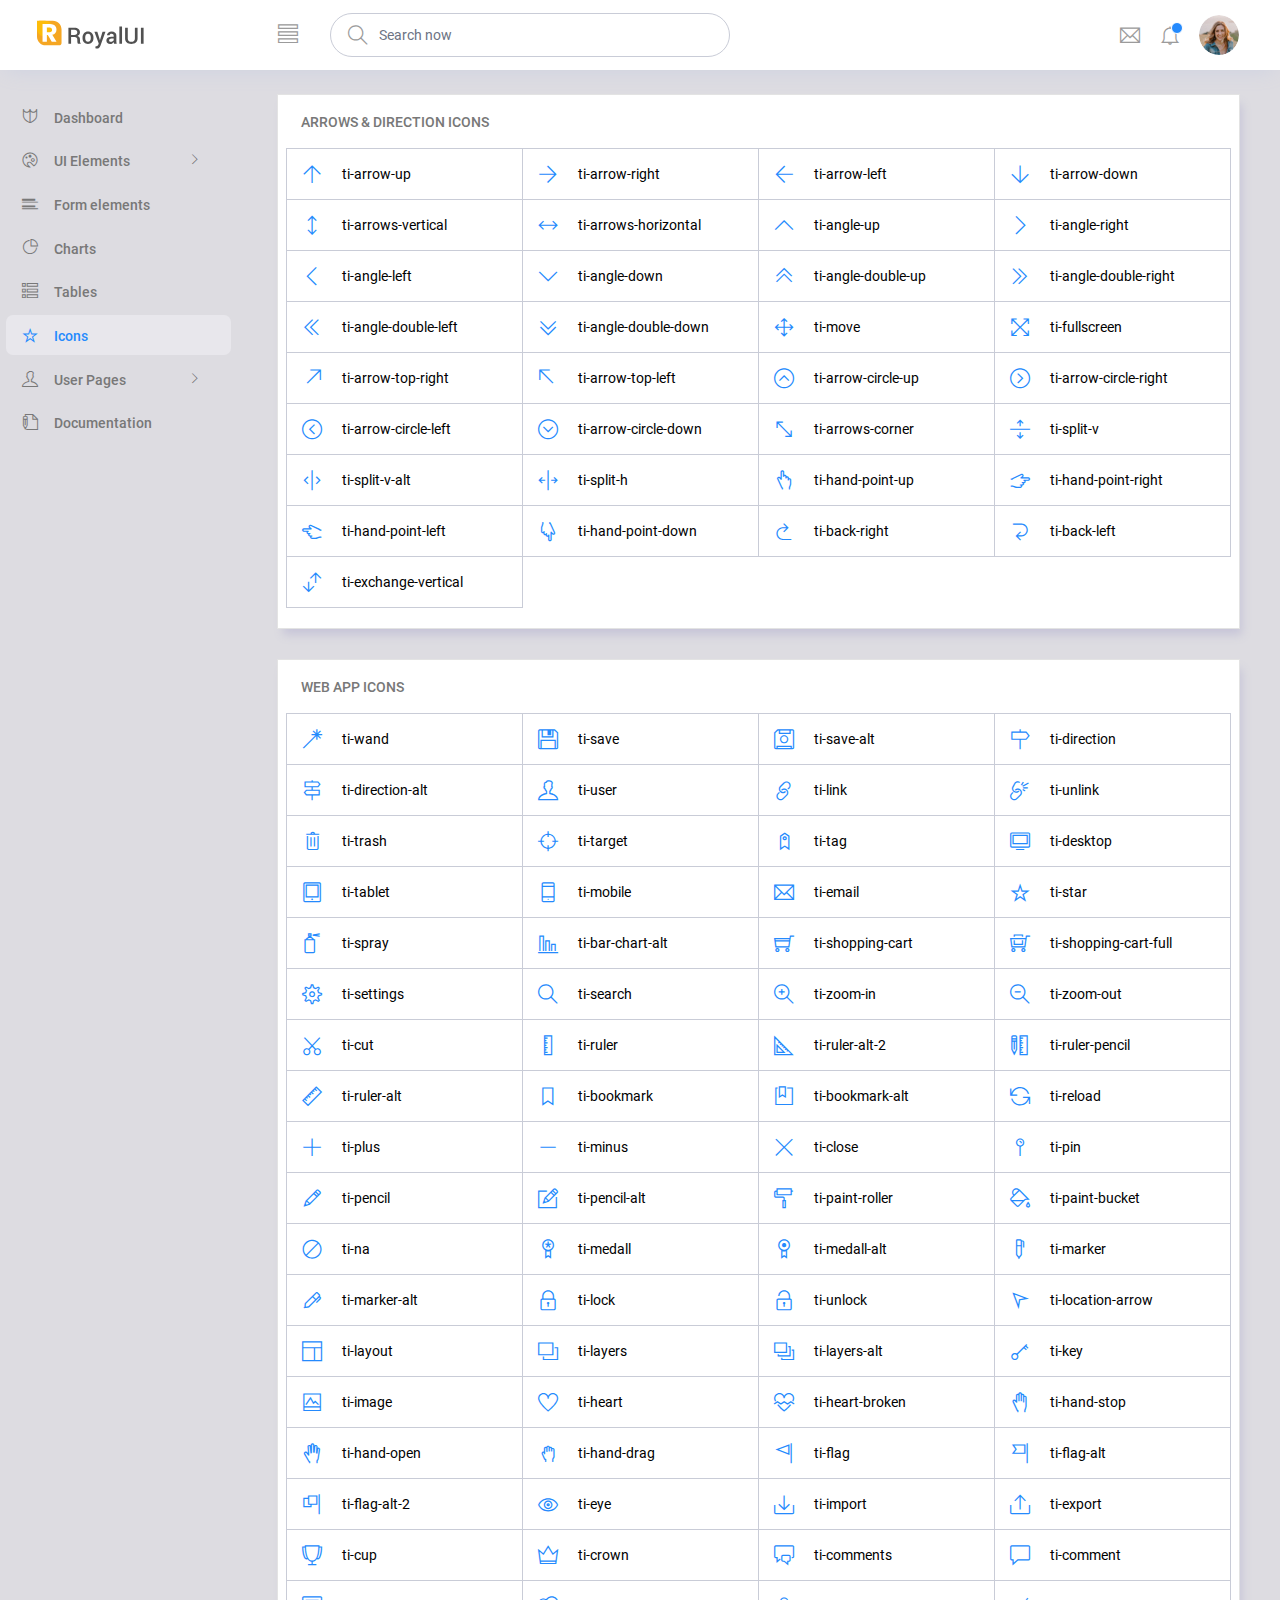
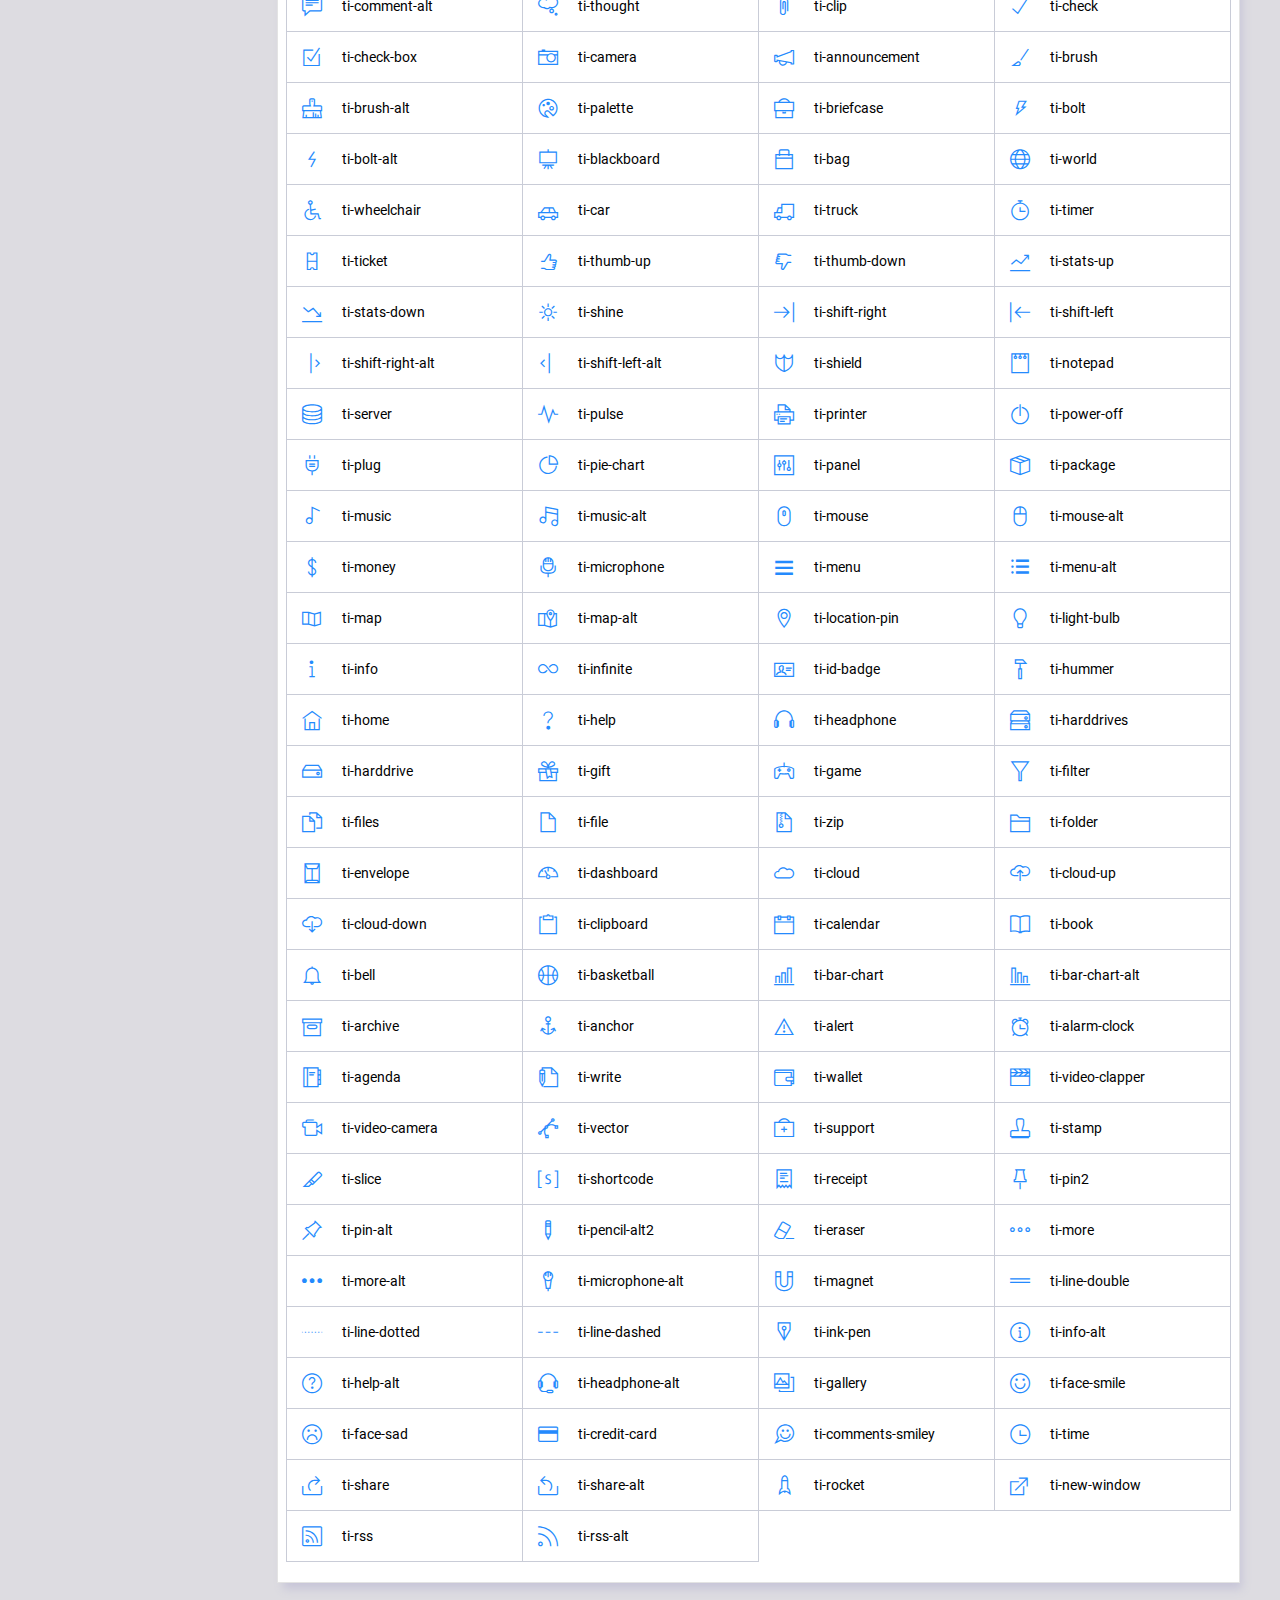
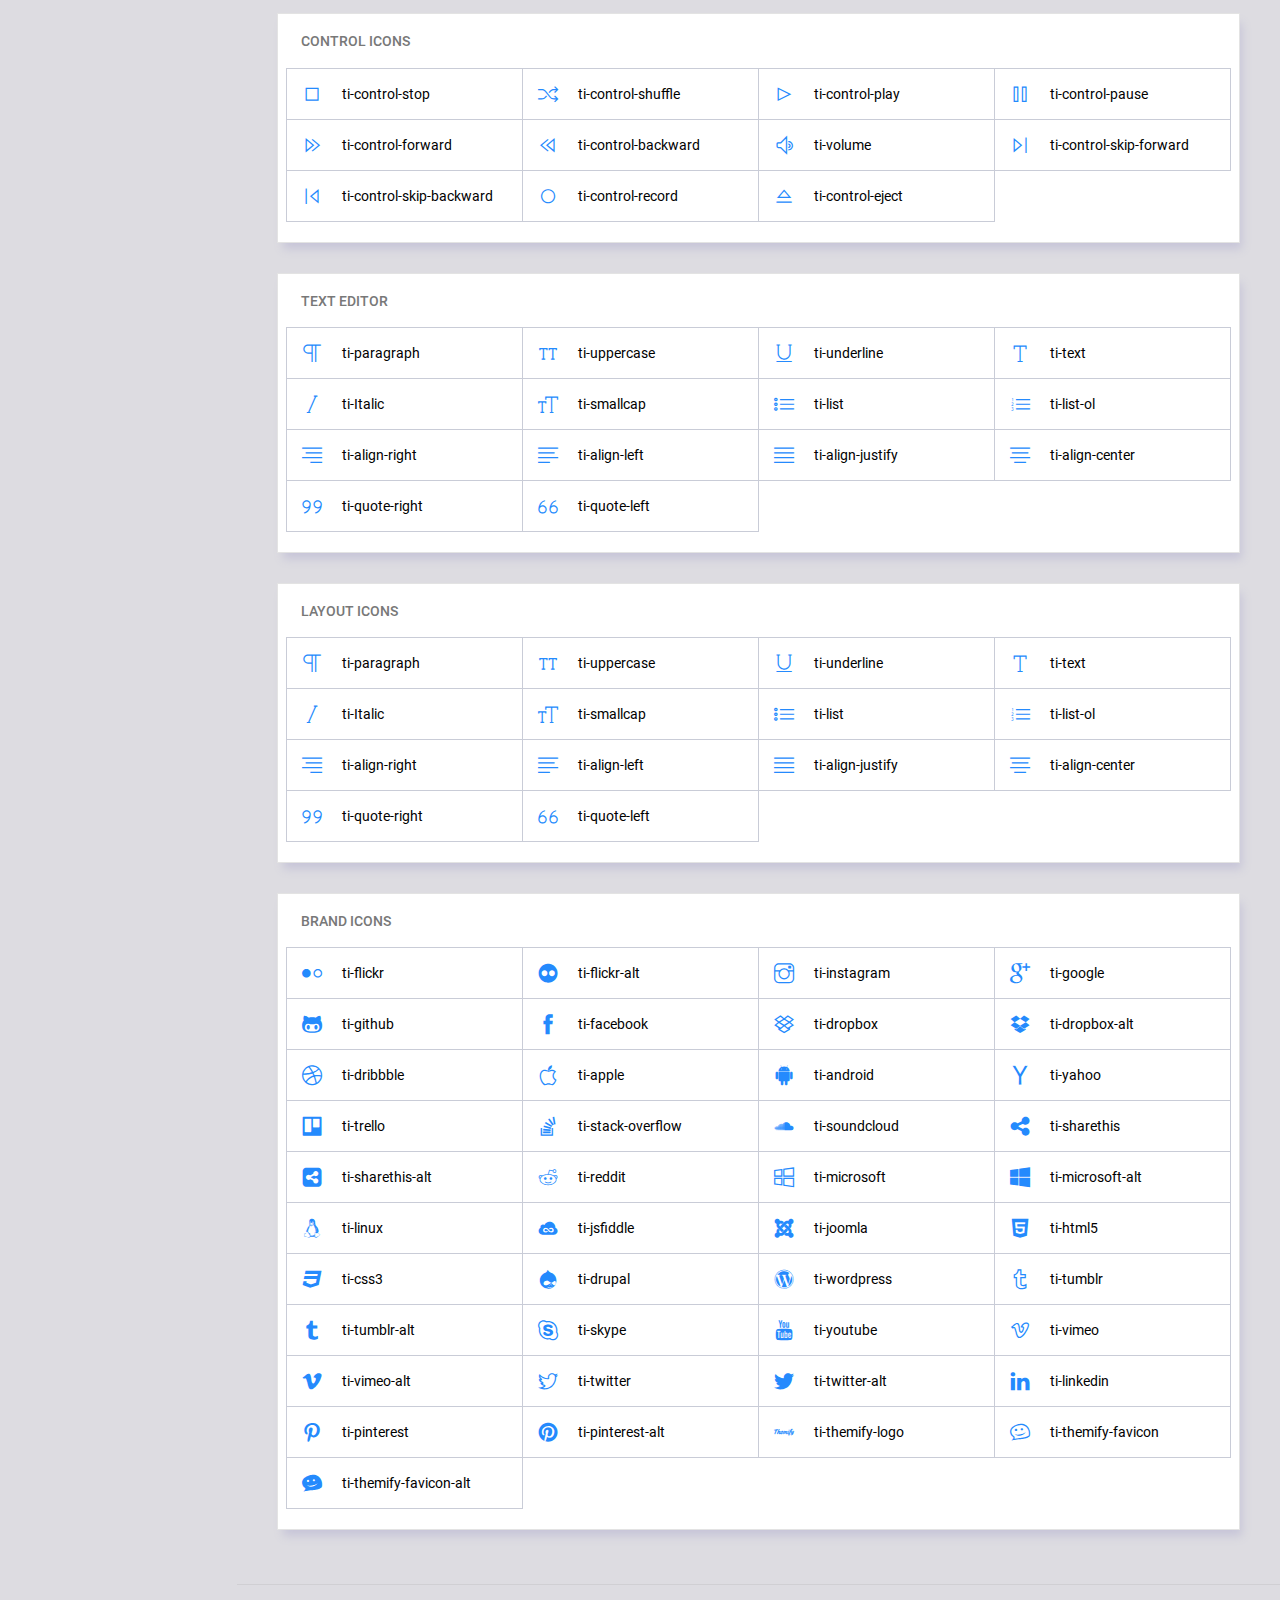
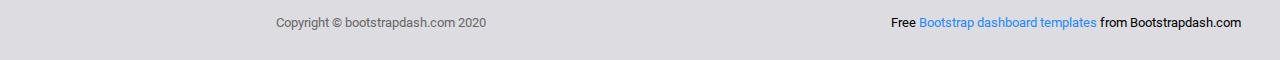
<file: static/admin/pages/icons/themify.html>
<!DOCTYPE html>
<html lang="en">

<head>
  <!-- Required meta tags -->
  <meta charset="utf-8">
  <meta name="viewport" content="width=device-width, initial-scale=1, shrink-to-fit=no">
  <title>RoyalUI Admin</title>
  <!-- plugins:css -->
  <link rel="stylesheet" href="../../vendors/ti-icons/css/themify-icons.css">
  <link rel="stylesheet" href="../../vendors/base/vendor.bundle.base.css">
  <!-- endinject -->
  <!-- plugin css for this page -->
  <!-- End plugin css for this page -->
  <!-- inject:css -->
  <link rel="stylesheet" href="../../css/style.css">
  <!-- endinject -->
  <link rel="shortcut icon" href="../../images/favicon.png" />
</head>

<body>
  <div class="container-scroller">
    <!-- partial:../../partials/_navbar.html -->
    <nav class="navbar col-lg-12 col-12 p-0 fixed-top d-flex flex-row">
      <div class="text-center navbar-brand-wrapper d-flex align-items-center justify-content-center">
        <a class="navbar-brand brand-logo mr-5" href="../../index.html"><img src="../../images/logo.svg" class="mr-2" alt="logo"/></a>
        <a class="navbar-brand brand-logo-mini" href="../../index.html"><img src="../../images/logo-mini.svg" alt="logo"/></a>
      </div>
      <div class="navbar-menu-wrapper d-flex align-items-center justify-content-end">
        <button class="navbar-toggler navbar-toggler align-self-center" type="button" data-toggle="minimize">
          <span class="ti-view-list"></span>
        </button>
        <ul class="navbar-nav mr-lg-2">
          <li class="nav-item nav-search d-none d-lg-block">
            <div class="input-group">
              <div class="input-group-prepend hover-cursor" id="navbar-search-icon">
                <span class="input-group-text" id="search">
                  <i class="ti-search"></i>
                </span>
              </div>
              <input type="text" class="form-control" id="navbar-search-input" placeholder="Search now" aria-label="search" aria-describedby="search">
            </div>
          </li>
        </ul>
        <ul class="navbar-nav navbar-nav-right">
          <li class="nav-item dropdown mr-1">
            <a class="nav-link count-indicator dropdown-toggle d-flex justify-content-center align-items-center" id="messageDropdown" href="#" data-toggle="dropdown">
              <i class="ti-email mx-0"></i>
            </a>
            <div class="dropdown-menu dropdown-menu-right navbar-dropdown" aria-labelledby="messageDropdown">
              <p class="mb-0 font-weight-normal float-left dropdown-header">Messages</p>
              <a class="dropdown-item">
                <div class="item-thumbnail">
                    <img src="../../images/faces/face4.jpg" alt="image" class="profile-pic">
                </div>
                <div class="item-content flex-grow">
                  <h6 class="ellipsis font-weight-normal">David Grey
                  </h6>
                  <p class="font-weight-light small-text text-muted mb-0">
                    The meeting is cancelled
                  </p>
                </div>
              </a>
              <a class="dropdown-item">
                <div class="item-thumbnail">
                    <img src="../../images/faces/face2.jpg" alt="image" class="profile-pic">
                </div>
                <div class="item-content flex-grow">
                  <h6 class="ellipsis font-weight-normal">Tim Cook
                  </h6>
                  <p class="font-weight-light small-text text-muted mb-0">
                    New product launch
                  </p>
                </div>
              </a>
              <a class="dropdown-item">
                <div class="item-thumbnail">
                    <img src="../../images/faces/face3.jpg" alt="image" class="profile-pic">
                </div>
                <div class="item-content flex-grow">
                  <h6 class="ellipsis font-weight-normal"> Johnson
                  </h6>
                  <p class="font-weight-light small-text text-muted mb-0">
                    Upcoming board meeting
                  </p>
                </div>
              </a>
            </div>
          </li>
          <li class="nav-item dropdown">
            <a class="nav-link count-indicator dropdown-toggle" id="notificationDropdown" href="#" data-toggle="dropdown">
              <i class="ti-bell mx-0"></i>
              <span class="count"></span>
            </a>
            <div class="dropdown-menu dropdown-menu-right navbar-dropdown" aria-labelledby="notificationDropdown">
              <p class="mb-0 font-weight-normal float-left dropdown-header">Notifications</p>
              <a class="dropdown-item">
                <div class="item-thumbnail">
                  <div class="item-icon bg-success">
                    <i class="ti-info-alt mx-0"></i>
                  </div>
                </div>
                <div class="item-content">
                  <h6 class="font-weight-normal">Application Error</h6>
                  <p class="font-weight-light small-text mb-0 text-muted">
                    Just now
                  </p>
                </div>
              </a>
              <a class="dropdown-item">
                <div class="item-thumbnail">
                  <div class="item-icon bg-warning">
                    <i class="ti-settings mx-0"></i>
                  </div>
                </div>
                <div class="item-content">
                  <h6 class="font-weight-normal">Settings</h6>
                  <p class="font-weight-light small-text mb-0 text-muted">
                    Private message
                  </p>
                </div>
              </a>
              <a class="dropdown-item">
                <div class="item-thumbnail">
                  <div class="item-icon bg-info">
                    <i class="ti-user mx-0"></i>
                  </div>
                </div>
                <div class="item-content">
                  <h6 class="font-weight-normal">New user registration</h6>
                  <p class="font-weight-light small-text mb-0 text-muted">
                    2 days ago
                  </p>
                </div>
              </a>
            </div>
          </li>
          <li class="nav-item nav-profile dropdown">
            <a class="nav-link dropdown-toggle" href="#" data-toggle="dropdown" id="profileDropdown">
              <img src="../../images/faces/face28.jpg" alt="profile"/>
            </a>
            <div class="dropdown-menu dropdown-menu-right navbar-dropdown" aria-labelledby="profileDropdown">
              <a class="dropdown-item">
                <i class="ti-settings text-primary"></i>
                Settings
              </a>
              <a class="dropdown-item">
                <i class="ti-power-off text-primary"></i>
                Logout
              </a>
            </div>
          </li>
        </ul>
        <button class="navbar-toggler navbar-toggler-right d-lg-none align-self-center" type="button" data-toggle="offcanvas">
          <span class="ti-view-list"></span>
        </button>
      </div>
    </nav>
    <!-- partial -->
    <div class="container-fluid page-body-wrapper">
      <!-- partial:../../partials/_sidebar.html -->
      <nav class="sidebar sidebar-offcanvas" id="sidebar">
        <ul class="nav">
          <li class="nav-item">
            <a class="nav-link" href="../../index.html">
              <i class="ti-shield menu-icon"></i>
              <span class="menu-title">Dashboard</span>
            </a>
          </li>
          <li class="nav-item">
            <a class="nav-link" data-toggle="collapse" href="#ui-basic" aria-expanded="false" aria-controls="ui-basic">
              <i class="ti-palette menu-icon"></i>
              <span class="menu-title">UI Elements</span>
              <i class="menu-arrow"></i>
            </a>
            <div class="collapse" id="ui-basic">
              <ul class="nav flex-column sub-menu">
                <li class="nav-item"> <a class="nav-link" href="../../pages/ui-features/buttons.html">Buttons</a></li>
                <li class="nav-item"> <a class="nav-link" href="../../pages/ui-features/typography.html">Typography</a></li>
              </ul>
            </div>
          </li>
          <li class="nav-item">
            <a class="nav-link" href="../../pages/forms/basic_elements.html">
              <i class="ti-layout-list-post menu-icon"></i>
              <span class="menu-title">Form elements</span>
            </a>
          </li>
          <li class="nav-item">
            <a class="nav-link" href="../../pages/charts/chartjs.html">
              <i class="ti-pie-chart menu-icon"></i>
              <span class="menu-title">Charts</span>
            </a>
          </li>
          <li class="nav-item">
            <a class="nav-link" href="../../pages/tables/basic-table.html">
              <i class="ti-view-list-alt menu-icon"></i>
              <span class="menu-title">Tables</span>
            </a>
          </li>
          <li class="nav-item">
            <a class="nav-link" href="../../pages/icons/themify.html">
              <i class="ti-star menu-icon"></i>
              <span class="menu-title">Icons</span>
            </a>
          </li>
          <li class="nav-item">
            <a class="nav-link" data-toggle="collapse" href="#auth" aria-expanded="false" aria-controls="auth">
              <i class="ti-user menu-icon"></i>
              <span class="menu-title">User Pages</span>
              <i class="menu-arrow"></i>
            </a>
            <div class="collapse" id="auth">
              <ul class="nav flex-column sub-menu">
                <li class="nav-item"> <a class="nav-link" href="../../pages/samples/login.html"> Login </a></li>
                <li class="nav-item"> <a class="nav-link" href="../../pages/samples/login-2.html"> Login 2 </a></li>
                <li class="nav-item"> <a class="nav-link" href="../../pages/samples/register.html"> Register </a></li>
                <li class="nav-item"> <a class="nav-link" href="../../pages/samples/register-2.html"> Register 2 </a></li>
                <li class="nav-item"> <a class="nav-link" href="../../pages/samples/lock-screen.html"> Lockscreen </a></li>
              </ul>
            </div>
          </li>
          <li class="nav-item">
            <a class="nav-link" href="../../documentation/documentation.html">
              <i class="ti-write menu-icon"></i>
              <span class="menu-title">Documentation</span>
            </a>
          </li>
        </ul>
      </nav>
      <!-- partial -->
      <div class="main-panel">          
        <div class="content-wrapper">
          <div class="row">
            <div class="col-lg-12 grid-margin">
              <div class="card">
                <div class="card-body">
                  <h4 class="card-title">Arrows & direction icons</h4>
                  <div class="icons-list row">
                    <div class="col-sm-6 col-md-4 col-lg-3"> <i class="ti-arrow-up"></i> ti-arrow-up </div>
                    <div class="col-sm-6 col-md-4 col-lg-3"> <i class="ti-arrow-right"></i> ti-arrow-right </div>
                    <div class="col-sm-6 col-md-4 col-lg-3"> <i class="ti-arrow-left"></i> ti-arrow-left </div>
                    <div class="col-sm-6 col-md-4 col-lg-3"> <i class="ti-arrow-down"></i> ti-arrow-down </div>
                    <div class="col-sm-6 col-md-4 col-lg-3"> <i class="ti-arrows-vertical"></i> ti-arrows-vertical </div>
                    <div class="col-sm-6 col-md-4 col-lg-3"> <i class="ti-arrows-horizontal"></i> ti-arrows-horizontal </div>
                    <div class="col-sm-6 col-md-4 col-lg-3"> <i class="ti-angle-up"></i> ti-angle-up </div>
                    <div class="col-sm-6 col-md-4 col-lg-3"> <i class="ti-angle-right"></i> ti-angle-right </div>
                    <div class="col-sm-6 col-md-4 col-lg-3"> <i class="ti-angle-left"></i> ti-angle-left </div>
                    <div class="col-sm-6 col-md-4 col-lg-3"> <i class="ti-angle-down"></i> ti-angle-down </div>
                    <div class="col-sm-6 col-md-4 col-lg-3"> <i class="ti-angle-double-up"></i> ti-angle-double-up </div>
                    <div class="col-sm-6 col-md-4 col-lg-3"> <i class="ti-angle-double-right"></i> ti-angle-double-right </div>
                    <div class="col-sm-6 col-md-4 col-lg-3"> <i class="ti-angle-double-left"></i> ti-angle-double-left </div>
                    <div class="col-sm-6 col-md-4 col-lg-3"> <i class="ti-angle-double-down"></i> ti-angle-double-down </div>
                    <div class="col-sm-6 col-md-4 col-lg-3"> <i class="ti-move"></i> ti-move </div>
                    <div class="col-sm-6 col-md-4 col-lg-3"> <i class="ti-fullscreen"></i> ti-fullscreen </div>
                    <div class="col-sm-6 col-md-4 col-lg-3"> <i class="ti-arrow-top-right"></i> ti-arrow-top-right </div>
                    <div class="col-sm-6 col-md-4 col-lg-3"> <i class="ti-arrow-top-left"></i> ti-arrow-top-left </div>
                    <div class="col-sm-6 col-md-4 col-lg-3"> <i class="ti-arrow-circle-up"></i> ti-arrow-circle-up </div>
                    <div class="col-sm-6 col-md-4 col-lg-3"> <i class="ti-arrow-circle-right"></i> ti-arrow-circle-right </div>
                    <div class="col-sm-6 col-md-4 col-lg-3"> <i class="ti-arrow-circle-left"></i> ti-arrow-circle-left </div>
                    <div class="col-sm-6 col-md-4 col-lg-3"> <i class="ti-arrow-circle-down"></i> ti-arrow-circle-down </div>
                    <div class="col-sm-6 col-md-4 col-lg-3"> <i class="ti-arrows-corner"></i> ti-arrows-corner </div>
                    <div class="col-sm-6 col-md-4 col-lg-3"> <i class="ti-split-v"></i> ti-split-v </div>
                    <div class="col-sm-6 col-md-4 col-lg-3"> <i class="ti-split-v-alt"></i> ti-split-v-alt </div>
                    <div class="col-sm-6 col-md-4 col-lg-3"> <i class="ti-split-h"></i> ti-split-h </div>
                    <div class="col-sm-6 col-md-4 col-lg-3"> <i class="ti-hand-point-up"></i> ti-hand-point-up </div>
                    <div class="col-sm-6 col-md-4 col-lg-3"> <i class="ti-hand-point-right"></i> ti-hand-point-right </div>
                    <div class="col-sm-6 col-md-4 col-lg-3"> <i class="ti-hand-point-left"></i> ti-hand-point-left </div>
                    <div class="col-sm-6 col-md-4 col-lg-3"> <i class="ti-hand-point-down"></i> ti-hand-point-down </div>
                    <div class="col-sm-6 col-md-4 col-lg-3"> <i class="ti-back-right"></i> ti-back-right </div>
                    <div class="col-sm-6 col-md-4 col-lg-3"> <i class="ti-back-left"></i> ti-back-left </div>
                    <div class="col-sm-6 col-md-4 col-lg-3"> <i class="ti-exchange-vertical"></i> ti-exchange-vertical </div>
                  </div>
                </div>
              </div>
            </div>
            <div class="col-lg-12 grid-margin">
              <div class="card">
                <div class="card-body">
                  <h4 class="card-title">Web app icons</h4>
                  <div class="icons-list row">
                    <div class="col-sm-6 col-md-4 col-lg-3"> <i class="ti-wand"></i> ti-wand </div>
                    <div class="col-sm-6 col-md-4 col-lg-3"> <i class="ti-save"></i> ti-save </div>
                    <div class="col-sm-6 col-md-4 col-lg-3"> <i class="ti-save-alt"></i> ti-save-alt </div>
                    <div class="col-sm-6 col-md-4 col-lg-3"> <i class="ti-direction"></i> ti-direction </div>
                    <div class="col-sm-6 col-md-4 col-lg-3"> <i class="ti-direction-alt"></i> ti-direction-alt </div>
                    <div class="col-sm-6 col-md-4 col-lg-3"> <i class="ti-user"></i> ti-user </div>
                    <div class="col-sm-6 col-md-4 col-lg-3"> <i class="ti-link"></i> ti-link </div>
                    <div class="col-sm-6 col-md-4 col-lg-3"> <i class="ti-unlink"></i> ti-unlink </div>
                    <div class="col-sm-6 col-md-4 col-lg-3"> <i class="ti-trash"></i> ti-trash </div>
                    <div class="col-sm-6 col-md-4 col-lg-3"> <i class="ti-target"></i> ti-target </div>
                    <div class="col-sm-6 col-md-4 col-lg-3"> <i class="ti-tag"></i> ti-tag </div>
                    <div class="col-sm-6 col-md-4 col-lg-3"> <i class="ti-desktop"></i> ti-desktop </div>
                    <div class="col-sm-6 col-md-4 col-lg-3"> <i class="ti-tablet"></i> ti-tablet </div>
                    <div class="col-sm-6 col-md-4 col-lg-3"> <i class="ti-mobile"></i> ti-mobile </div>
                    <div class="col-sm-6 col-md-4 col-lg-3"> <i class="ti-email"></i> ti-email </div>
                    <div class="col-sm-6 col-md-4 col-lg-3"> <i class="ti-star"></i> ti-star </div>
                    <div class="col-sm-6 col-md-4 col-lg-3"> <i class="ti-spray"></i> ti-spray </div>
                    <div class="col-sm-6 col-md-4 col-lg-3"> <i class="ti-bar-chart-alt"></i> ti-bar-chart-alt </div>
                    <div class="col-sm-6 col-md-4 col-lg-3"> <i class="ti-shopping-cart"></i> ti-shopping-cart </div>
                    <div class="col-sm-6 col-md-4 col-lg-3"> <i class="ti-shopping-cart-full"></i> ti-shopping-cart-full </div>
                    <div class="col-sm-6 col-md-4 col-lg-3"> <i class="ti-settings"></i> ti-settings </div>
                    <div class="col-sm-6 col-md-4 col-lg-3"> <i class="ti-search"></i> ti-search </div>
                    <div class="col-sm-6 col-md-4 col-lg-3"> <i class="ti-zoom-in"></i> ti-zoom-in </div>
                    <div class="col-sm-6 col-md-4 col-lg-3"> <i class="ti-zoom-out"></i> ti-zoom-out </div>
                    <div class="col-sm-6 col-md-4 col-lg-3"> <i class="ti-cut"></i> ti-cut </div>
                    <div class="col-sm-6 col-md-4 col-lg-3"> <i class="ti-ruler"></i> ti-ruler </div>
                    <div class="col-sm-6 col-md-4 col-lg-3"> <i class="ti-ruler-alt-2"></i> ti-ruler-alt-2 </div>
                    <div class="col-sm-6 col-md-4 col-lg-3"> <i class="ti-ruler-pencil"></i> ti-ruler-pencil </div>
                    <div class="col-sm-6 col-md-4 col-lg-3"> <i class="ti-ruler-alt"></i> ti-ruler-alt </div>
                    <div class="col-sm-6 col-md-4 col-lg-3"> <i class="ti-bookmark"></i> ti-bookmark </div>
                    <div class="col-sm-6 col-md-4 col-lg-3"> <i class="ti-bookmark-alt"></i> ti-bookmark-alt </div>
                    <div class="col-sm-6 col-md-4 col-lg-3"> <i class="ti-reload"></i> ti-reload </div>
                    <div class="col-sm-6 col-md-4 col-lg-3"> <i class="ti-plus"></i> ti-plus </div>
                    <div class="col-sm-6 col-md-4 col-lg-3"> <i class="ti-minus"></i> ti-minus </div>
                    <div class="col-sm-6 col-md-4 col-lg-3"> <i class="ti-close"></i> ti-close </div>
                    <div class="col-sm-6 col-md-4 col-lg-3"> <i class="ti-pin"></i> ti-pin </div>
                    <div class="col-sm-6 col-md-4 col-lg-3"> <i class="ti-pencil"></i> ti-pencil </div>
                    <div class="col-sm-6 col-md-4 col-lg-3"> <i class="ti-pencil-alt"></i> ti-pencil-alt </div>
                    <div class="col-sm-6 col-md-4 col-lg-3"> <i class="ti-paint-roller"></i> ti-paint-roller </div>
                    <div class="col-sm-6 col-md-4 col-lg-3"> <i class="ti-paint-bucket"></i> ti-paint-bucket </div>
                    <div class="col-sm-6 col-md-4 col-lg-3"> <i class="ti-na"></i> ti-na </div>
                    <div class="col-sm-6 col-md-4 col-lg-3"> <i class="ti-medall"></i> ti-medall </div>
                    <div class="col-sm-6 col-md-4 col-lg-3"> <i class="ti-medall-alt"></i> ti-medall-alt </div>
                    <div class="col-sm-6 col-md-4 col-lg-3"> <i class="ti-marker"></i> ti-marker </div>
                    <div class="col-sm-6 col-md-4 col-lg-3"> <i class="ti-marker-alt"></i> ti-marker-alt </div>
                    <div class="col-sm-6 col-md-4 col-lg-3"> <i class="ti-lock"></i> ti-lock </div>
                    <div class="col-sm-6 col-md-4 col-lg-3"> <i class="ti-unlock"></i> ti-unlock </div>
                    <div class="col-sm-6 col-md-4 col-lg-3"> <i class="ti-location-arrow"></i> ti-location-arrow </div>
                    <div class="col-sm-6 col-md-4 col-lg-3"> <i class="ti-layout"></i> ti-layout </div>
                    <div class="col-sm-6 col-md-4 col-lg-3"> <i class="ti-layers"></i> ti-layers </div>
                    <div class="col-sm-6 col-md-4 col-lg-3"> <i class="ti-layers-alt"></i> ti-layers-alt </div>
                    <div class="col-sm-6 col-md-4 col-lg-3"> <i class="ti-key"></i> ti-key </div>
                    <div class="col-sm-6 col-md-4 col-lg-3"> <i class="ti-image"></i> ti-image </div>
                    <div class="col-sm-6 col-md-4 col-lg-3"> <i class="ti-heart"></i> ti-heart </div>
                    <div class="col-sm-6 col-md-4 col-lg-3"> <i class="ti-heart-broken"></i> ti-heart-broken </div>
                    <div class="col-sm-6 col-md-4 col-lg-3"> <i class="ti-hand-stop"></i> ti-hand-stop </div>
                    <div class="col-sm-6 col-md-4 col-lg-3"> <i class="ti-hand-open"></i> ti-hand-open </div>
                    <div class="col-sm-6 col-md-4 col-lg-3"> <i class="ti-hand-drag"></i> ti-hand-drag </div>
                    <div class="col-sm-6 col-md-4 col-lg-3"> <i class="ti-flag"></i> ti-flag </div>
                    <div class="col-sm-6 col-md-4 col-lg-3"> <i class="ti-flag-alt"></i> ti-flag-alt </div>
                    <div class="col-sm-6 col-md-4 col-lg-3"> <i class="ti-flag-alt-2"></i> ti-flag-alt-2 </div>
                    <div class="col-sm-6 col-md-4 col-lg-3"> <i class="ti-eye"></i> ti-eye </div>
                    <div class="col-sm-6 col-md-4 col-lg-3"> <i class="ti-import"></i> ti-import </div>
                    <div class="col-sm-6 col-md-4 col-lg-3"> <i class="ti-export"></i> ti-export </div>
                    <div class="col-sm-6 col-md-4 col-lg-3"> <i class="ti-cup"></i> ti-cup </div>
                    <div class="col-sm-6 col-md-4 col-lg-3"> <i class="ti-crown"></i> ti-crown </div>
                    <div class="col-sm-6 col-md-4 col-lg-3"> <i class="ti-comments"></i> ti-comments </div>
                    <div class="col-sm-6 col-md-4 col-lg-3"> <i class="ti-comment"></i> ti-comment </div>
                    <div class="col-sm-6 col-md-4 col-lg-3"> <i class="ti-comment-alt"></i> ti-comment-alt </div>
                    <div class="col-sm-6 col-md-4 col-lg-3"> <i class="ti-thought"></i> ti-thought </div>
                    <div class="col-sm-6 col-md-4 col-lg-3"> <i class="ti-clip"></i> ti-clip </div>
                    <div class="col-sm-6 col-md-4 col-lg-3"> <i class="ti-check"></i> ti-check </div>
                    <div class="col-sm-6 col-md-4 col-lg-3"> <i class="ti-check-box"></i> ti-check-box </div>
                    <div class="col-sm-6 col-md-4 col-lg-3"> <i class="ti-camera"></i> ti-camera </div>
                    <div class="col-sm-6 col-md-4 col-lg-3"> <i class="ti-announcement"></i> ti-announcement </div>
                    <div class="col-sm-6 col-md-4 col-lg-3"> <i class="ti-brush"></i> ti-brush </div>
                    <div class="col-sm-6 col-md-4 col-lg-3"> <i class="ti-brush-alt"></i> ti-brush-alt </div>
                    <div class="col-sm-6 col-md-4 col-lg-3"> <i class="ti-palette"></i> ti-palette </div>
                    <div class="col-sm-6 col-md-4 col-lg-3"> <i class="ti-briefcase"></i> ti-briefcase </div>
                    <div class="col-sm-6 col-md-4 col-lg-3"> <i class="ti-bolt"></i> ti-bolt </div>
                    <div class="col-sm-6 col-md-4 col-lg-3"> <i class="ti-bolt-alt"></i> ti-bolt-alt </div>
                    <div class="col-sm-6 col-md-4 col-lg-3"> <i class="ti-blackboard"></i> ti-blackboard </div>
                    <div class="col-sm-6 col-md-4 col-lg-3"> <i class="ti-bag"></i> ti-bag </div>
                    <div class="col-sm-6 col-md-4 col-lg-3"> <i class="ti-world"></i> ti-world </div>
                    <div class="col-sm-6 col-md-4 col-lg-3"> <i class="ti-wheelchair"></i> ti-wheelchair </div>
                    <div class="col-sm-6 col-md-4 col-lg-3"> <i class="ti-car"></i> ti-car </div>
                    <div class="col-sm-6 col-md-4 col-lg-3"> <i class="ti-truck"></i> ti-truck </div>
                    <div class="col-sm-6 col-md-4 col-lg-3"> <i class="ti-timer"></i> ti-timer </div>
                    <div class="col-sm-6 col-md-4 col-lg-3"> <i class="ti-ticket"></i> ti-ticket </div>
                    <div class="col-sm-6 col-md-4 col-lg-3"> <i class="ti-thumb-up"></i> ti-thumb-up </div>
                    <div class="col-sm-6 col-md-4 col-lg-3"> <i class="ti-thumb-down"></i> ti-thumb-down </div>
                    <div class="col-sm-6 col-md-4 col-lg-3"> <i class="ti-stats-up"></i> ti-stats-up </div>
                    <div class="col-sm-6 col-md-4 col-lg-3"> <i class="ti-stats-down"></i> ti-stats-down </div>
                    <div class="col-sm-6 col-md-4 col-lg-3"> <i class="ti-shine"></i> ti-shine </div>
                    <div class="col-sm-6 col-md-4 col-lg-3"> <i class="ti-shift-right"></i> ti-shift-right </div>
                    <div class="col-sm-6 col-md-4 col-lg-3"> <i class="ti-shift-left"></i> ti-shift-left </div>
                    <div class="col-sm-6 col-md-4 col-lg-3"> <i class="ti-shift-right-alt"></i> ti-shift-right-alt </div>
                    <div class="col-sm-6 col-md-4 col-lg-3"> <i class="ti-shift-left-alt"></i> ti-shift-left-alt </div>
                    <div class="col-sm-6 col-md-4 col-lg-3"> <i class="ti-shield"></i> ti-shield </div>
                    <div class="col-sm-6 col-md-4 col-lg-3"> <i class="ti-notepad"></i> ti-notepad </div>
                    <div class="col-sm-6 col-md-4 col-lg-3"> <i class="ti-server"></i> ti-server </div>
                    <div class="col-sm-6 col-md-4 col-lg-3"> <i class="ti-pulse"></i> ti-pulse </div>
                    <div class="col-sm-6 col-md-4 col-lg-3"> <i class="ti-printer"></i> ti-printer </div>
                    <div class="col-sm-6 col-md-4 col-lg-3"> <i class="ti-power-off"></i> ti-power-off </div>
                    <div class="col-sm-6 col-md-4 col-lg-3"> <i class="ti-plug"></i> ti-plug </div>
                    <div class="col-sm-6 col-md-4 col-lg-3"> <i class="ti-pie-chart"></i> ti-pie-chart </div>
                    <div class="col-sm-6 col-md-4 col-lg-3"> <i class="ti-panel"></i> ti-panel </div>
                    <div class="col-sm-6 col-md-4 col-lg-3"> <i class="ti-package"></i> ti-package </div>
                    <div class="col-sm-6 col-md-4 col-lg-3"> <i class="ti-music"></i> ti-music </div>
                    <div class="col-sm-6 col-md-4 col-lg-3"> <i class="ti-music-alt"></i> ti-music-alt </div>
                    <div class="col-sm-6 col-md-4 col-lg-3"> <i class="ti-mouse"></i> ti-mouse </div>
                    <div class="col-sm-6 col-md-4 col-lg-3"> <i class="ti-mouse-alt"></i> ti-mouse-alt </div>
                    <div class="col-sm-6 col-md-4 col-lg-3"> <i class="ti-money"></i> ti-money </div>
                    <div class="col-sm-6 col-md-4 col-lg-3"> <i class="ti-microphone"></i> ti-microphone </div>
                    <div class="col-sm-6 col-md-4 col-lg-3"> <i class="ti-menu"></i> ti-menu </div>
                    <div class="col-sm-6 col-md-4 col-lg-3"> <i class="ti-menu-alt"></i> ti-menu-alt </div>
                    <div class="col-sm-6 col-md-4 col-lg-3"> <i class="ti-map"></i> ti-map </div>
                    <div class="col-sm-6 col-md-4 col-lg-3"> <i class="ti-map-alt"></i> ti-map-alt </div>
                    <div class="col-sm-6 col-md-4 col-lg-3"> <i class="ti-location-pin"></i> ti-location-pin </div>
                    <div class="col-sm-6 col-md-4 col-lg-3"> <i class="ti-light-bulb"></i> ti-light-bulb </div>
                    <div class="col-sm-6 col-md-4 col-lg-3"> <i class="ti-info"></i> ti-info </div>
                    <div class="col-sm-6 col-md-4 col-lg-3"> <i class="ti-infinite"></i> ti-infinite </div>
                    <div class="col-sm-6 col-md-4 col-lg-3"> <i class="ti-id-badge"></i> ti-id-badge </div>
                    <div class="col-sm-6 col-md-4 col-lg-3"> <i class="ti-hummer"></i> ti-hummer </div>
                    <div class="col-sm-6 col-md-4 col-lg-3"> <i class="ti-home"></i> ti-home </div>
                    <div class="col-sm-6 col-md-4 col-lg-3"> <i class="ti-help"></i> ti-help </div>
                    <div class="col-sm-6 col-md-4 col-lg-3"> <i class="ti-headphone"></i> ti-headphone </div>
                    <div class="col-sm-6 col-md-4 col-lg-3"> <i class="ti-harddrives"></i> ti-harddrives </div>
                    <div class="col-sm-6 col-md-4 col-lg-3"> <i class="ti-harddrive"></i> ti-harddrive </div>
                    <div class="col-sm-6 col-md-4 col-lg-3"> <i class="ti-gift"></i> ti-gift </div>
                    <div class="col-sm-6 col-md-4 col-lg-3"> <i class="ti-game"></i> ti-game </div>
                    <div class="col-sm-6 col-md-4 col-lg-3"> <i class="ti-filter"></i> ti-filter </div>
                    <div class="col-sm-6 col-md-4 col-lg-3"> <i class="ti-files"></i> ti-files </div>
                    <div class="col-sm-6 col-md-4 col-lg-3"> <i class="ti-file"></i> ti-file </div>
                    <div class="col-sm-6 col-md-4 col-lg-3"> <i class="ti-zip"></i> ti-zip </div>
                    <div class="col-sm-6 col-md-4 col-lg-3"> <i class="ti-folder"></i> ti-folder </div>
                    <div class="col-sm-6 col-md-4 col-lg-3"> <i class="ti-envelope"></i> ti-envelope </div>
                    <div class="col-sm-6 col-md-4 col-lg-3"> <i class="ti-dashboard"></i> ti-dashboard </div>
                    <div class="col-sm-6 col-md-4 col-lg-3"> <i class="ti-cloud"></i> ti-cloud </div>
                    <div class="col-sm-6 col-md-4 col-lg-3"> <i class="ti-cloud-up"></i> ti-cloud-up </div>
                    <div class="col-sm-6 col-md-4 col-lg-3"> <i class="ti-cloud-down"></i> ti-cloud-down </div>
                    <div class="col-sm-6 col-md-4 col-lg-3"> <i class="ti-clipboard"></i> ti-clipboard </div>
                    <div class="col-sm-6 col-md-4 col-lg-3"> <i class="ti-calendar"></i> ti-calendar </div>
                    <div class="col-sm-6 col-md-4 col-lg-3"> <i class="ti-book"></i> ti-book </div>
                    <div class="col-sm-6 col-md-4 col-lg-3"> <i class="ti-bell"></i> ti-bell </div>
                    <div class="col-sm-6 col-md-4 col-lg-3"> <i class="ti-basketball"></i> ti-basketball </div>
                    <div class="col-sm-6 col-md-4 col-lg-3"> <i class="ti-bar-chart"></i> ti-bar-chart </div>
                    <div class="col-sm-6 col-md-4 col-lg-3"> <i class="ti-bar-chart-alt"></i> ti-bar-chart-alt </div>
                    <div class="col-sm-6 col-md-4 col-lg-3"> <i class="ti-archive"></i> ti-archive </div>
                    <div class="col-sm-6 col-md-4 col-lg-3"> <i class="ti-anchor"></i> ti-anchor </div>
                    <div class="col-sm-6 col-md-4 col-lg-3"> <i class="ti-alert"></i> ti-alert </div>
                    <div class="col-sm-6 col-md-4 col-lg-3"> <i class="ti-alarm-clock"></i> ti-alarm-clock </div>
                    <div class="col-sm-6 col-md-4 col-lg-3"> <i class="ti-agenda"></i> ti-agenda </div>
                    <div class="col-sm-6 col-md-4 col-lg-3"> <i class="ti-write"></i> ti-write </div>
                    <div class="col-sm-6 col-md-4 col-lg-3"> <i class="ti-wallet"></i> ti-wallet </div>
                    <div class="col-sm-6 col-md-4 col-lg-3"> <i class="ti-video-clapper"></i> ti-video-clapper </div>
                    <div class="col-sm-6 col-md-4 col-lg-3"> <i class="ti-video-camera"></i> ti-video-camera </div>
                    <div class="col-sm-6 col-md-4 col-lg-3"> <i class="ti-vector"></i> ti-vector </div>
                    <div class="col-sm-6 col-md-4 col-lg-3"> <i class="ti-support"></i> ti-support </div>
                    <div class="col-sm-6 col-md-4 col-lg-3"> <i class="ti-stamp"></i> ti-stamp </div>
                    <div class="col-sm-6 col-md-4 col-lg-3"> <i class="ti-slice"></i> ti-slice </div>
                    <div class="col-sm-6 col-md-4 col-lg-3"> <i class="ti-shortcode"></i> ti-shortcode </div>
                    <div class="col-sm-6 col-md-4 col-lg-3"> <i class="ti-receipt"></i> ti-receipt </div>
                    <div class="col-sm-6 col-md-4 col-lg-3"> <i class="ti-pin2"></i> ti-pin2 </div>
                    <div class="col-sm-6 col-md-4 col-lg-3"> <i class="ti-pin-alt"></i> ti-pin-alt </div>
                    <div class="col-sm-6 col-md-4 col-lg-3"> <i class="ti-pencil-alt2"></i> ti-pencil-alt2 </div>
                    <div class="col-sm-6 col-md-4 col-lg-3"> <i class="ti-eraser"></i> ti-eraser </div>
                    <div class="col-sm-6 col-md-4 col-lg-3"> <i class="ti-more"></i> ti-more </div>
                    <div class="col-sm-6 col-md-4 col-lg-3"> <i class="ti-more-alt"></i> ti-more-alt </div>
                    <div class="col-sm-6 col-md-4 col-lg-3"> <i class="ti-microphone-alt"></i> ti-microphone-alt </div>
                    <div class="col-sm-6 col-md-4 col-lg-3"> <i class="ti-magnet"></i> ti-magnet </div>
                    <div class="col-sm-6 col-md-4 col-lg-3"> <i class="ti-line-double"></i> ti-line-double </div>
                    <div class="col-sm-6 col-md-4 col-lg-3"> <i class="ti-line-dotted"></i> ti-line-dotted </div>
                    <div class="col-sm-6 col-md-4 col-lg-3"> <i class="ti-line-dashed"></i> ti-line-dashed </div>
                    <div class="col-sm-6 col-md-4 col-lg-3"> <i class="ti-ink-pen"></i> ti-ink-pen </div>
                    <div class="col-sm-6 col-md-4 col-lg-3"> <i class="ti-info-alt"></i> ti-info-alt </div>
                    <div class="col-sm-6 col-md-4 col-lg-3"> <i class="ti-help-alt"></i> ti-help-alt </div>
                    <div class="col-sm-6 col-md-4 col-lg-3"> <i class="ti-headphone-alt"></i> ti-headphone-alt </div>
                    <div class="col-sm-6 col-md-4 col-lg-3"> <i class="ti-gallery"></i> ti-gallery </div>
                    <div class="col-sm-6 col-md-4 col-lg-3"> <i class="ti-face-smile"></i> ti-face-smile </div>
                    <div class="col-sm-6 col-md-4 col-lg-3"> <i class="ti-face-sad"></i> ti-face-sad </div>
                    <div class="col-sm-6 col-md-4 col-lg-3"> <i class="ti-credit-card"></i> ti-credit-card </div>
                    <div class="col-sm-6 col-md-4 col-lg-3"> <i class="ti-comments-smiley"></i> ti-comments-smiley </div>
                    <div class="col-sm-6 col-md-4 col-lg-3"> <i class="ti-time"></i> ti-time </div>
                    <div class="col-sm-6 col-md-4 col-lg-3"> <i class="ti-share"></i> ti-share </div>
                    <div class="col-sm-6 col-md-4 col-lg-3"> <i class="ti-share-alt"></i> ti-share-alt </div>
                    <div class="col-sm-6 col-md-4 col-lg-3"> <i class="ti-rocket"></i> ti-rocket </div>
                    <div class="col-sm-6 col-md-4 col-lg-3"> <i class="ti-new-window"></i> ti-new-window </div>
                    <div class="col-sm-6 col-md-4 col-lg-3"> <i class="ti-rss"></i> ti-rss </div>
                    <div class="col-sm-6 col-md-4 col-lg-3"> <i class="ti-rss-alt"></i> ti-rss-alt </div>
                  </div>
                </div>
              </div>
            </div>
            <div class="col-lg-12 grid-margin">
              <div class="card">
                <div class="card-body">
                  <h4 class="card-title">Control icons</h4>
                  <div class="icons-list row">
                    <div class="col-sm-6 col-md-4 col-lg-3"> <i class="ti-control-stop"></i> ti-control-stop </div>
                    <div class="col-sm-6 col-md-4 col-lg-3"> <i class="ti-control-shuffle"></i> ti-control-shuffle </div>
                    <div class="col-sm-6 col-md-4 col-lg-3"> <i class="ti-control-play"></i> ti-control-play </div>
                    <div class="col-sm-6 col-md-4 col-lg-3"> <i class="ti-control-pause"></i> ti-control-pause </div>
                    <div class="col-sm-6 col-md-4 col-lg-3"> <i class="ti-control-forward"></i> ti-control-forward </div>
                    <div class="col-sm-6 col-md-4 col-lg-3"> <i class="ti-control-backward"></i> ti-control-backward </div>
                    <div class="col-sm-6 col-md-4 col-lg-3"> <i class="ti-volume"></i> ti-volume </div>
                    <div class="col-sm-6 col-md-4 col-lg-3"> <i class="ti-control-skip-forward"></i> ti-control-skip-forward </div>
                    <div class="col-sm-6 col-md-4 col-lg-3"> <i class="ti-control-skip-backward"></i> ti-control-skip-backward </div>
                    <div class="col-sm-6 col-md-4 col-lg-3"> <i class="ti-control-record"></i> ti-control-record </div>
                    <div class="col-sm-6 col-md-4 col-lg-3"> <i class="ti-control-eject"></i> ti-control-eject </div>
                  </div>
                </div>
              </div>
            </div>
            <div class="col-lg-12 grid-margin">
              <div class="card">
                <div class="card-body">
                  <h4 class="card-title">Text editor</h4>
                  <div class="icons-list row">
                    <div class="col-sm-6 col-md-4 col-lg-3"> <i class="ti-paragraph"></i> ti-paragraph </div>
                    <div class="col-sm-6 col-md-4 col-lg-3"> <i class="ti-uppercase"></i> ti-uppercase </div>
                    <div class="col-sm-6 col-md-4 col-lg-3"> <i class="ti-underline"></i> ti-underline </div>
                    <div class="col-sm-6 col-md-4 col-lg-3"> <i class="ti-text"></i> ti-text </div>
                    <div class="col-sm-6 col-md-4 col-lg-3"> <i class="ti-Italic"></i> ti-Italic </div>
                    <div class="col-sm-6 col-md-4 col-lg-3"> <i class="ti-smallcap"></i> ti-smallcap </div>
                    <div class="col-sm-6 col-md-4 col-lg-3"> <i class="ti-list"></i> ti-list </div>
                    <div class="col-sm-6 col-md-4 col-lg-3"> <i class="ti-list-ol"></i> ti-list-ol </div>
                    <div class="col-sm-6 col-md-4 col-lg-3"> <i class="ti-align-right"></i> ti-align-right </div>
                    <div class="col-sm-6 col-md-4 col-lg-3"> <i class="ti-align-left"></i> ti-align-left </div>
                    <div class="col-sm-6 col-md-4 col-lg-3"> <i class="ti-align-justify"></i> ti-align-justify </div>
                    <div class="col-sm-6 col-md-4 col-lg-3"> <i class="ti-align-center"></i> ti-align-center </div>
                    <div class="col-sm-6 col-md-4 col-lg-3"> <i class="ti-quote-right"></i> ti-quote-right </div>
                    <div class="col-sm-6 col-md-4 col-lg-3"> <i class="ti-quote-left"></i> ti-quote-left </div>
                  </div>
                </div>
              </div>
            </div>
            <div class="col-lg-12 grid-margin">
              <div class="card">
                <div class="card-body">
                  <h4 class="card-title">Layout icons</h4>
                  <div class="icons-list row">
                    <div class="col-sm-6 col-md-4 col-lg-3"> <i class="ti-paragraph"></i> ti-paragraph </div>
                    <div class="col-sm-6 col-md-4 col-lg-3"> <i class="ti-uppercase"></i> ti-uppercase </div>
                    <div class="col-sm-6 col-md-4 col-lg-3"> <i class="ti-underline"></i> ti-underline </div>
                    <div class="col-sm-6 col-md-4 col-lg-3"> <i class="ti-text"></i> ti-text </div>
                    <div class="col-sm-6 col-md-4 col-lg-3"> <i class="ti-Italic"></i> ti-Italic </div>
                    <div class="col-sm-6 col-md-4 col-lg-3"> <i class="ti-smallcap"></i> ti-smallcap </div>
                    <div class="col-sm-6 col-md-4 col-lg-3"> <i class="ti-list"></i> ti-list </div>
                    <div class="col-sm-6 col-md-4 col-lg-3"> <i class="ti-list-ol"></i> ti-list-ol </div>
                    <div class="col-sm-6 col-md-4 col-lg-3"> <i class="ti-align-right"></i> ti-align-right </div>
                    <div class="col-sm-6 col-md-4 col-lg-3"> <i class="ti-align-left"></i> ti-align-left </div>
                    <div class="col-sm-6 col-md-4 col-lg-3"> <i class="ti-align-justify"></i> ti-align-justify </div>
                    <div class="col-sm-6 col-md-4 col-lg-3"> <i class="ti-align-center"></i> ti-align-center </div>
                    <div class="col-sm-6 col-md-4 col-lg-3"> <i class="ti-quote-right"></i> ti-quote-right </div>
                    <div class="col-sm-6 col-md-4 col-lg-3"> <i class="ti-quote-left"></i> ti-quote-left </div>
                  </div>
                </div>
              </div>
            </div>
            <div class="col-lg-12 grid-margin">
              <div class="card">
                <div class="card-body">
                  <h4 class="card-title">Brand icons</h4>
                  <div class="icons-list row">
                    <div class="col-sm-6 col-md-4 col-lg-3"> <i class="ti-flickr"></i> ti-flickr </div>
                    <div class="col-sm-6 col-md-4 col-lg-3"> <i class="ti-flickr-alt"></i> ti-flickr-alt </div>
                    <div class="col-sm-6 col-md-4 col-lg-3"> <i class="ti-instagram"></i> ti-instagram </div>
                    <div class="col-sm-6 col-md-4 col-lg-3"> <i class="ti-google"></i> ti-google </div>
                    <div class="col-sm-6 col-md-4 col-lg-3"> <i class="ti-github"></i> ti-github </div>
                    <div class="col-sm-6 col-md-4 col-lg-3"> <i class="ti-facebook"></i> ti-facebook </div>
                    <div class="col-sm-6 col-md-4 col-lg-3"> <i class="ti-dropbox"></i> ti-dropbox </div>
                    <div class="col-sm-6 col-md-4 col-lg-3"> <i class="ti-dropbox-alt"></i> ti-dropbox-alt </div>
                    <div class="col-sm-6 col-md-4 col-lg-3"> <i class="ti-dribbble"></i> ti-dribbble </div>
                    <div class="col-sm-6 col-md-4 col-lg-3"> <i class="ti-apple"></i> ti-apple </div>
                    <div class="col-sm-6 col-md-4 col-lg-3"> <i class="ti-android"></i> ti-android </div>
                    <div class="col-sm-6 col-md-4 col-lg-3"> <i class="ti-yahoo"></i> ti-yahoo </div>
                    <div class="col-sm-6 col-md-4 col-lg-3"> <i class="ti-trello"></i> ti-trello </div>
                    <div class="col-sm-6 col-md-4 col-lg-3"> <i class="ti-stack-overflow"></i> ti-stack-overflow </div>
                    <div class="col-sm-6 col-md-4 col-lg-3"> <i class="ti-soundcloud"></i> ti-soundcloud </div>
                    <div class="col-sm-6 col-md-4 col-lg-3"> <i class="ti-sharethis"></i> ti-sharethis </div>
                    <div class="col-sm-6 col-md-4 col-lg-3"> <i class="ti-sharethis-alt"></i> ti-sharethis-alt </div>
                    <div class="col-sm-6 col-md-4 col-lg-3"> <i class="ti-reddit"></i> ti-reddit </div>
                    <div class="col-sm-6 col-md-4 col-lg-3"> <i class="ti-microsoft"></i> ti-microsoft </div>
                    <div class="col-sm-6 col-md-4 col-lg-3"> <i class="ti-microsoft-alt"></i> ti-microsoft-alt </div>
                    <div class="col-sm-6 col-md-4 col-lg-3"> <i class="ti-linux"></i> ti-linux </div>
                    <div class="col-sm-6 col-md-4 col-lg-3"> <i class="ti-jsfiddle"></i> ti-jsfiddle </div>
                    <div class="col-sm-6 col-md-4 col-lg-3"> <i class="ti-joomla"></i> ti-joomla </div>
                    <div class="col-sm-6 col-md-4 col-lg-3"> <i class="ti-html5"></i> ti-html5 </div>
                    <div class="col-sm-6 col-md-4 col-lg-3"> <i class="ti-css3"></i> ti-css3 </div>
                    <div class="col-sm-6 col-md-4 col-lg-3"> <i class="ti-drupal"></i> ti-drupal </div>
                    <div class="col-sm-6 col-md-4 col-lg-3"> <i class="ti-wordpress"></i> ti-wordpress </div>
                    <div class="col-sm-6 col-md-4 col-lg-3"> <i class="ti-tumblr"></i> ti-tumblr </div>
                    <div class="col-sm-6 col-md-4 col-lg-3"> <i class="ti-tumblr-alt"></i> ti-tumblr-alt </div>
                    <div class="col-sm-6 col-md-4 col-lg-3"> <i class="ti-skype"></i> ti-skype </div>
                    <div class="col-sm-6 col-md-4 col-lg-3"> <i class="ti-youtube"></i> ti-youtube </div>
                    <div class="col-sm-6 col-md-4 col-lg-3"> <i class="ti-vimeo"></i> ti-vimeo </div>
                    <div class="col-sm-6 col-md-4 col-lg-3"> <i class="ti-vimeo-alt"></i> ti-vimeo-alt </div>
                    <div class="col-sm-6 col-md-4 col-lg-3"> <i class="ti-twitter"></i> ti-twitter </div>
                    <div class="col-sm-6 col-md-4 col-lg-3"> <i class="ti-twitter-alt"></i> ti-twitter-alt </div>
                    <div class="col-sm-6 col-md-4 col-lg-3"> <i class="ti-linkedin"></i> ti-linkedin </div>
                    <div class="col-sm-6 col-md-4 col-lg-3"> <i class="ti-pinterest"></i> ti-pinterest </div>
                    <div class="col-sm-6 col-md-4 col-lg-3"> <i class="ti-pinterest-alt"></i> ti-pinterest-alt </div>
                    <div class="col-sm-6 col-md-4 col-lg-3"> <i class="ti-themify-logo"></i> ti-themify-logo </div>
                    <div class="col-sm-6 col-md-4 col-lg-3"> <i class="ti-themify-favicon"></i> ti-themify-favicon </div>
                    <div class="col-sm-6 col-md-4 col-lg-3"> <i class="ti-themify-favicon-alt"></i> ti-themify-favicon-alt </div>
                  </div>
                </div>
              </div>
            </div>
          </div>
        </div>
        <!-- partial:../../partials/_footer.html -->
        <footer class="footer">
          <div class="d-sm-flex justify-content-center justify-content-sm-between">
            <span class="text-muted d-block text-center text-sm-left d-sm-inline-block">Copyright © bootstrapdash.com 2020</span>
            <span class="float-none float-sm-right d-block mt-1 mt-sm-0 text-center"> Free <a href="https://www.bootstrapdash.com/" target="_blank">Bootstrap dashboard templates</a> from Bootstrapdash.com</span>
          </div>
        </footer>
        <!-- partial -->
      </div>
    </div>
  </div>
  <!-- plugins:js -->
  <script src="../../vendors/base/vendor.bundle.base.js"></script>
  <!-- endinject -->
  <!-- Plugin js for this page-->
  <!-- End plugin js for this page-->
  <!-- inject:js -->
  <script src="../../js/off-canvas.js"></script>
  <script src="../../js/hoverable-collapse.js"></script>
  <script src="../../js/template.js"></script>
  <script src="../../js/todolist.js"></script>
  <!-- endinject -->
  <!-- Custom js for this page-->
  <!-- End custom js for this page-->
</body>

</html>
</file>
<file: static/admin/vendors/ti-icons/css/themify-icons.css>
@font-face {
	font-family: 'themify';
	src:url('../fonts/themify.eot');
	src:url('../fonts/themify.eot?#iefix') format('embedded-opentype'),
		url('../fonts/themify.woff') format('woff'),
		url('../fonts/themify.ttf') format('truetype'),
		url('../fonts/themify.svg') format('svg');
	font-weight: normal;
	font-style: normal;
}

[class^="ti-"], [class*=" ti-"] {
	font-family: 'themify';
	speak: none;
	font-style: normal;
	font-weight: normal;
	font-variant: normal;
	text-transform: none;
	line-height: 1;

	/* Better Font Rendering =========== */
	-webkit-font-smoothing: antialiased;
	-moz-osx-font-smoothing: grayscale;
}

.ti-wand:before {
	content: "\e600";
}
.ti-volume:before {
	content: "\e601";
}
.ti-user:before {
	content: "\e602";
}
.ti-unlock:before {
	content: "\e603";
}
.ti-unlink:before {
	content: "\e604";
}
.ti-trash:before {
	content: "\e605";
}
.ti-thought:before {
	content: "\e606";
}
.ti-target:before {
	content: "\e607";
}
.ti-tag:before {
	content: "\e608";
}
.ti-tablet:before {
	content: "\e609";
}
.ti-star:before {
	content: "\e60a";
}
.ti-spray:before {
	content: "\e60b";
}
.ti-signal:before {
	content: "\e60c";
}
.ti-shopping-cart:before {
	content: "\e60d";
}
.ti-shopping-cart-full:before {
	content: "\e60e";
}
.ti-settings:before {
	content: "\e60f";
}
.ti-search:before {
	content: "\e610";
}
.ti-zoom-in:before {
	content: "\e611";
}
.ti-zoom-out:before {
	content: "\e612";
}
.ti-cut:before {
	content: "\e613";
}
.ti-ruler:before {
	content: "\e614";
}
.ti-ruler-pencil:before {
	content: "\e615";
}
.ti-ruler-alt:before {
	content: "\e616";
}
.ti-bookmark:before {
	content: "\e617";
}
.ti-bookmark-alt:before {
	content: "\e618";
}
.ti-reload:before {
	content: "\e619";
}
.ti-plus:before {
	content: "\e61a";
}
.ti-pin:before {
	content: "\e61b";
}
.ti-pencil:before {
	content: "\e61c";
}
.ti-pencil-alt:before {
	content: "\e61d";
}
.ti-paint-roller:before {
	content: "\e61e";
}
.ti-paint-bucket:before {
	content: "\e61f";
}
.ti-na:before {
	content: "\e620";
}
.ti-mobile:before {
	content: "\e621";
}
.ti-minus:before {
	content: "\e622";
}
.ti-medall:before {
	content: "\e623";
}
.ti-medall-alt:before {
	content: "\e624";
}
.ti-marker:before {
	content: "\e625";
}
.ti-marker-alt:before {
	content: "\e626";
}
.ti-arrow-up:before {
	content: "\e627";
}
.ti-arrow-right:before {
	content: "\e628";
}
.ti-arrow-left:before {
	content: "\e629";
}
.ti-arrow-down:before {
	content: "\e62a";
}
.ti-lock:before {
	content: "\e62b";
}
.ti-location-arrow:before {
	content: "\e62c";
}
.ti-link:before {
	content: "\e62d";
}
.ti-layout:before {
	content: "\e62e";
}
.ti-layers:before {
	content: "\e62f";
}
.ti-layers-alt:before {
	content: "\e630";
}
.ti-key:before {
	content: "\e631";
}
.ti-import:before {
	content: "\e632";
}
.ti-image:before {
	content: "\e633";
}
.ti-heart:before {
	content: "\e634";
}
.ti-heart-broken:before {
	content: "\e635";
}
.ti-hand-stop:before {
	content: "\e636";
}
.ti-hand-open:before {
	content: "\e637";
}
.ti-hand-drag:before {
	content: "\e638";
}
.ti-folder:before {
	content: "\e639";
}
.ti-flag:before {
	content: "\e63a";
}
.ti-flag-alt:before {
	content: "\e63b";
}
.ti-flag-alt-2:before {
	content: "\e63c";
}
.ti-eye:before {
	content: "\e63d";
}
.ti-export:before {
	content: "\e63e";
}
.ti-exchange-vertical:before {
	content: "\e63f";
}
.ti-desktop:before {
	content: "\e640";
}
.ti-cup:before {
	content: "\e641";
}
.ti-crown:before {
	content: "\e642";
}
.ti-comments:before {
	content: "\e643";
}
.ti-comment:before {
	content: "\e644";
}
.ti-comment-alt:before {
	content: "\e645";
}
.ti-close:before {
	content: "\e646";
}
.ti-clip:before {
	content: "\e647";
}
.ti-angle-up:before {
	content: "\e648";
}
.ti-angle-right:before {
	content: "\e649";
}
.ti-angle-left:before {
	content: "\e64a";
}
.ti-angle-down:before {
	content: "\e64b";
}
.ti-check:before {
	content: "\e64c";
}
.ti-check-box:before {
	content: "\e64d";
}
.ti-camera:before {
	content: "\e64e";
}
.ti-announcement:before {
	content: "\e64f";
}
.ti-brush:before {
	content: "\e650";
}
.ti-briefcase:before {
	content: "\e651";
}
.ti-bolt:before {
	content: "\e652";
}
.ti-bolt-alt:before {
	content: "\e653";
}
.ti-blackboard:before {
	content: "\e654";
}
.ti-bag:before {
	content: "\e655";
}
.ti-move:before {
	content: "\e656";
}
.ti-arrows-vertical:before {
	content: "\e657";
}
.ti-arrows-horizontal:before {
	content: "\e658";
}
.ti-fullscreen:before {
	content: "\e659";
}
.ti-arrow-top-right:before {
	content: "\e65a";
}
.ti-arrow-top-left:before {
	content: "\e65b";
}
.ti-arrow-circle-up:before {
	content: "\e65c";
}
.ti-arrow-circle-right:before {
	content: "\e65d";
}
.ti-arrow-circle-left:before {
	content: "\e65e";
}
.ti-arrow-circle-down:before {
	content: "\e65f";
}
.ti-angle-double-up:before {
	content: "\e660";
}
.ti-angle-double-right:before {
	content: "\e661";
}
.ti-angle-double-left:before {
	content: "\e662";
}
.ti-angle-double-down:before {
	content: "\e663";
}
.ti-zip:before {
	content: "\e664";
}
.ti-world:before {
	content: "\e665";
}
.ti-wheelchair:before {
	content: "\e666";
}
.ti-view-list:before {
	content: "\e667";
}
.ti-view-list-alt:before {
	content: "\e668";
}
.ti-view-grid:before {
	content: "\e669";
}
.ti-uppercase:before {
	content: "\e66a";
}
.ti-upload:before {
	content: "\e66b";
}
.ti-underline:before {
	content: "\e66c";
}
.ti-truck:before {
	content: "\e66d";
}
.ti-timer:before {
	content: "\e66e";
}
.ti-ticket:before {
	content: "\e66f";
}
.ti-thumb-up:before {
	content: "\e670";
}
.ti-thumb-down:before {
	content: "\e671";
}
.ti-text:before {
	content: "\e672";
}
.ti-stats-up:before {
	content: "\e673";
}
.ti-stats-down:before {
	content: "\e674";
}
.ti-split-v:before {
	content: "\e675";
}
.ti-split-h:before {
	content: "\e676";
}
.ti-smallcap:before {
	content: "\e677";
}
.ti-shine:before {
	content: "\e678";
}
.ti-shift-right:before {
	content: "\e679";
}
.ti-shift-left:before {
	content: "\e67a";
}
.ti-shield:before {
	content: "\e67b";
}
.ti-notepad:before {
	content: "\e67c";
}
.ti-server:before {
	content: "\e67d";
}
.ti-quote-right:before {
	content: "\e67e";
}
.ti-quote-left:before {
	content: "\e67f";
}
.ti-pulse:before {
	content: "\e680";
}
.ti-printer:before {
	content: "\e681";
}
.ti-power-off:before {
	content: "\e682";
}
.ti-plug:before {
	content: "\e683";
}
.ti-pie-chart:before {
	content: "\e684";
}
.ti-paragraph:before {
	content: "\e685";
}
.ti-panel:before {
	content: "\e686";
}
.ti-package:before {
	content: "\e687";
}
.ti-music:before {
	content: "\e688";
}
.ti-music-alt:before {
	content: "\e689";
}
.ti-mouse:before {
	content: "\e68a";
}
.ti-mouse-alt:before {
	content: "\e68b";
}
.ti-money:before {
	content: "\e68c";
}
.ti-microphone:before {
	content: "\e68d";
}
.ti-menu:before {
	content: "\e68e";
}
.ti-menu-alt:before {
	content: "\e68f";
}
.ti-map:before {
	content: "\e690";
}
.ti-map-alt:before {
	content: "\e691";
}
.ti-loop:before {
	content: "\e692";
}
.ti-location-pin:before {
	content: "\e693";
}
.ti-list:before {
	content: "\e694";
}
.ti-light-bulb:before {
	content: "\e695";
}
.ti-Italic:before {
	content: "\e696";
}
.ti-info:before {
	content: "\e697";
}
.ti-infinite:before {
	content: "\e698";
}
.ti-id-badge:before {
	content: "\e699";
}
.ti-hummer:before {
	content: "\e69a";
}
.ti-home:before {
	content: "\e69b";
}
.ti-help:before {
	content: "\e69c";
}
.ti-headphone:before {
	content: "\e69d";
}
.ti-harddrives:before {
	content: "\e69e";
}
.ti-harddrive:before {
	content: "\e69f";
}
.ti-gift:before {
	content: "\e6a0";
}
.ti-game:before {
	content: "\e6a1";
}
.ti-filter:before {
	content: "\e6a2";
}
.ti-files:before {
	content: "\e6a3";
}
.ti-file:before {
	content: "\e6a4";
}
.ti-eraser:before {
	content: "\e6a5";
}
.ti-envelope:before {
	content: "\e6a6";
}
.ti-download:before {
	content: "\e6a7";
}
.ti-direction:before {
	content: "\e6a8";
}
.ti-direction-alt:before {
	content: "\e6a9";
}
.ti-dashboard:before {
	content: "\e6aa";
}
.ti-control-stop:before {
	content: "\e6ab";
}
.ti-control-shuffle:before {
	content: "\e6ac";
}
.ti-control-play:before {
	content: "\e6ad";
}
.ti-control-pause:before {
	content: "\e6ae";
}
.ti-control-forward:before {
	content: "\e6af";
}
.ti-control-backward:before {
	content: "\e6b0";
}
.ti-cloud:before {
	content: "\e6b1";
}
.ti-cloud-up:before {
	content: "\e6b2";
}
.ti-cloud-down:before {
	content: "\e6b3";
}
.ti-clipboard:before {
	content: "\e6b4";
}
.ti-car:before {
	content: "\e6b5";
}
.ti-calendar:before {
	content: "\e6b6";
}
.ti-book:before {
	content: "\e6b7";
}
.ti-bell:before {
	content: "\e6b8";
}
.ti-basketball:before {
	content: "\e6b9";
}
.ti-bar-chart:before {
	content: "\e6ba";
}
.ti-bar-chart-alt:before {
	content: "\e6bb";
}
.ti-back-right:before {
	content: "\e6bc";
}
.ti-back-left:before {
	content: "\e6bd";
}
.ti-arrows-corner:before {
	content: "\e6be";
}
.ti-archive:before {
	content: "\e6bf";
}
.ti-anchor:before {
	content: "\e6c0";
}
.ti-align-right:before {
	content: "\e6c1";
}
.ti-align-left:before {
	content: "\e6c2";
}
.ti-align-justify:before {
	content: "\e6c3";
}
.ti-align-center:before {
	content: "\e6c4";
}
.ti-alert:before {
	content: "\e6c5";
}
.ti-alarm-clock:before {
	content: "\e6c6";
}
.ti-agenda:before {
	content: "\e6c7";
}
.ti-write:before {
	content: "\e6c8";
}
.ti-window:before {
	content: "\e6c9";
}
.ti-widgetized:before {
	content: "\e6ca";
}
.ti-widget:before {
	content: "\e6cb";
}
.ti-widget-alt:before {
	content: "\e6cc";
}
.ti-wallet:before {
	content: "\e6cd";
}
.ti-video-clapper:before {
	content: "\e6ce";
}
.ti-video-camera:before {
	content: "\e6cf";
}
.ti-vector:before {
	content: "\e6d0";
}
.ti-themify-logo:before {
	content: "\e6d1";
}
.ti-themify-favicon:before {
	content: "\e6d2";
}
.ti-themify-favicon-alt:before {
	content: "\e6d3";
}
.ti-support:before {
	content: "\e6d4";
}
.ti-stamp:before {
	content: "\e6d5";
}
.ti-split-v-alt:before {
	content: "\e6d6";
}
.ti-slice:before {
	content: "\e6d7";
}
.ti-shortcode:before {
	content: "\e6d8";
}
.ti-shift-right-alt:before {
	content: "\e6d9";
}
.ti-shift-left-alt:before {
	content: "\e6da";
}
.ti-ruler-alt-2:before {
	content: "\e6db";
}
.ti-receipt:before {
	content: "\e6dc";
}
.ti-pin2:before {
	content: "\e6dd";
}
.ti-pin-alt:before {
	content: "\e6de";
}
.ti-pencil-alt2:before {
	content: "\e6df";
}
.ti-palette:before {
	content: "\e6e0";
}
.ti-more:before {
	content: "\e6e1";
}
.ti-more-alt:before {
	content: "\e6e2";
}
.ti-microphone-alt:before {
	content: "\e6e3";
}
.ti-magnet:before {
	content: "\e6e4";
}
.ti-line-double:before {
	content: "\e6e5";
}
.ti-line-dotted:before {
	content: "\e6e6";
}
.ti-line-dashed:before {
	content: "\e6e7";
}
.ti-layout-width-full:before {
	content: "\e6e8";
}
.ti-layout-width-default:before {
	content: "\e6e9";
}
.ti-layout-width-default-alt:before {
	content: "\e6ea";
}
.ti-layout-tab:before {
	content: "\e6eb";
}
.ti-layout-tab-window:before {
	content: "\e6ec";
}
.ti-layout-tab-v:before {
	content: "\e6ed";
}
.ti-layout-tab-min:before {
	content: "\e6ee";
}
.ti-layout-slider:before {
	content: "\e6ef";
}
.ti-layout-slider-alt:before {
	content: "\e6f0";
}
.ti-layout-sidebar-right:before {
	content: "\e6f1";
}
.ti-layout-sidebar-none:before {
	content: "\e6f2";
}
.ti-layout-sidebar-left:before {
	content: "\e6f3";
}
.ti-layout-placeholder:before {
	content: "\e6f4";
}
.ti-layout-menu:before {
	content: "\e6f5";
}
.ti-layout-menu-v:before {
	content: "\e6f6";
}
.ti-layout-menu-separated:before {
	content: "\e6f7";
}
.ti-layout-menu-full:before {
	content: "\e6f8";
}
.ti-layout-media-right-alt:before {
	content: "\e6f9";
}
.ti-layout-media-right:before {
	content: "\e6fa";
}
.ti-layout-media-overlay:before {
	content: "\e6fb";
}
.ti-layout-media-overlay-alt:before {
	content: "\e6fc";
}
.ti-layout-media-overlay-alt-2:before {
	content: "\e6fd";
}
.ti-layout-media-left-alt:before {
	content: "\e6fe";
}
.ti-layout-media-left:before {
	content: "\e6ff";
}
.ti-layout-media-center-alt:before {
	content: "\e700";
}
.ti-layout-media-center:before {
	content: "\e701";
}
.ti-layout-list-thumb:before {
	content: "\e702";
}
.ti-layout-list-thumb-alt:before {
	content: "\e703";
}
.ti-layout-list-post:before {
	content: "\e704";
}
.ti-layout-list-large-image:before {
	content: "\e705";
}
.ti-layout-line-solid:before {
	content: "\e706";
}
.ti-layout-grid4:before {
	content: "\e707";
}
.ti-layout-grid3:before {
	content: "\e708";
}
.ti-layout-grid2:before {
	content: "\e709";
}
.ti-layout-grid2-thumb:before {
	content: "\e70a";
}
.ti-layout-cta-right:before {
	content: "\e70b";
}
.ti-layout-cta-left:before {
	content: "\e70c";
}
.ti-layout-cta-center:before {
	content: "\e70d";
}
.ti-layout-cta-btn-right:before {
	content: "\e70e";
}
.ti-layout-cta-btn-left:before {
	content: "\e70f";
}
.ti-layout-column4:before {
	content: "\e710";
}
.ti-layout-column3:before {
	content: "\e711";
}
.ti-layout-column2:before {
	content: "\e712";
}
.ti-layout-accordion-separated:before {
	content: "\e713";
}
.ti-layout-accordion-merged:before {
	content: "\e714";
}
.ti-layout-accordion-list:before {
	content: "\e715";
}
.ti-ink-pen:before {
	content: "\e716";
}
.ti-info-alt:before {
	content: "\e717";
}
.ti-help-alt:before {
	content: "\e718";
}
.ti-headphone-alt:before {
	content: "\e719";
}
.ti-hand-point-up:before {
	content: "\e71a";
}
.ti-hand-point-right:before {
	content: "\e71b";
}
.ti-hand-point-left:before {
	content: "\e71c";
}
.ti-hand-point-down:before {
	content: "\e71d";
}
.ti-gallery:before {
	content: "\e71e";
}
.ti-face-smile:before {
	content: "\e71f";
}
.ti-face-sad:before {
	content: "\e720";
}
.ti-credit-card:before {
	content: "\e721";
}
.ti-control-skip-forward:before {
	content: "\e722";
}
.ti-control-skip-backward:before {
	content: "\e723";
}
.ti-control-record:before {
	content: "\e724";
}
.ti-control-eject:before {
	content: "\e725";
}
.ti-comments-smiley:before {
	content: "\e726";
}
.ti-brush-alt:before {
	content: "\e727";
}
.ti-youtube:before {
	content: "\e728";
}
.ti-vimeo:before {
	content: "\e729";
}
.ti-twitter:before {
	content: "\e72a";
}
.ti-time:before {
	content: "\e72b";
}
.ti-tumblr:before {
	content: "\e72c";
}
.ti-skype:before {
	content: "\e72d";
}
.ti-share:before {
	content: "\e72e";
}
.ti-share-alt:before {
	content: "\e72f";
}
.ti-rocket:before {
	content: "\e730";
}
.ti-pinterest:before {
	content: "\e731";
}
.ti-new-window:before {
	content: "\e732";
}
.ti-microsoft:before {
	content: "\e733";
}
.ti-list-ol:before {
	content: "\e734";
}
.ti-linkedin:before {
	content: "\e735";
}
.ti-layout-sidebar-2:before {
	content: "\e736";
}
.ti-layout-grid4-alt:before {
	content: "\e737";
}
.ti-layout-grid3-alt:before {
	content: "\e738";
}
.ti-layout-grid2-alt:before {
	content: "\e739";
}
.ti-layout-column4-alt:before {
	content: "\e73a";
}
.ti-layout-column3-alt:before {
	content: "\e73b";
}
.ti-layout-column2-alt:before {
	content: "\e73c";
}
.ti-instagram:before {
	content: "\e73d";
}
.ti-google:before {
	content: "\e73e";
}
.ti-github:before {
	content: "\e73f";
}
.ti-flickr:before {
	content: "\e740";
}
.ti-facebook:before {
	content: "\e741";
}
.ti-dropbox:before {
	content: "\e742";
}
.ti-dribbble:before {
	content: "\e743";
}
.ti-apple:before {
	content: "\e744";
}
.ti-android:before {
	content: "\e745";
}
.ti-save:before {
	content: "\e746";
}
.ti-save-alt:before {
	content: "\e747";
}
.ti-yahoo:before {
	content: "\e748";
}
.ti-wordpress:before {
	content: "\e749";
}
.ti-vimeo-alt:before {
	content: "\e74a";
}
.ti-twitter-alt:before {
	content: "\e74b";
}
.ti-tumblr-alt:before {
	content: "\e74c";
}
.ti-trello:before {
	content: "\e74d";
}
.ti-stack-overflow:before {
	content: "\e74e";
}
.ti-soundcloud:before {
	content: "\e74f";
}
.ti-sharethis:before {
	content: "\e750";
}
.ti-sharethis-alt:before {
	content: "\e751";
}
.ti-reddit:before {
	content: "\e752";
}
.ti-pinterest-alt:before {
	content: "\e753";
}
.ti-microsoft-alt:before {
	content: "\e754";
}
.ti-linux:before {
	content: "\e755";
}
.ti-jsfiddle:before {
	content: "\e756";
}
.ti-joomla:before {
	content: "\e757";
}
.ti-html5:before {
	content: "\e758";
}
.ti-flickr-alt:before {
	content: "\e759";
}
.ti-email:before {
	content: "\e75a";
}
.ti-drupal:before {
	content: "\e75b";
}
.ti-dropbox-alt:before {
	content: "\e75c";
}
.ti-css3:before {
	content: "\e75d";
}
.ti-rss:before {
	content: "\e75e";
}
.ti-rss-alt:before {
	content: "\e75f";
}
</file>
<file: static/admin/vendors/base/vendor.bundle.base.css>
/*
 * Container style
 */
.ps {
  overflow: hidden !important;
  overflow-anchor: none;
  -ms-overflow-style: none;
  touch-action: auto;
  -ms-touch-action: auto;
}

/*
 * Scrollbar rail styles
 */
.ps__rail-x {
  display: none;
  opacity: 0;
  transition: background-color .2s linear, opacity .2s linear;
  -webkit-transition: background-color .2s linear, opacity .2s linear;
  height: 15px;
  /* there must be 'bottom' or 'top' for ps__rail-x */
  bottom: 0px;
  /* please don't change 'position' */
  position: absolute;
}

.ps__rail-y {
  display: none;
  opacity: 0;
  transition: background-color .2s linear, opacity .2s linear;
  -webkit-transition: background-color .2s linear, opacity .2s linear;
  width: 15px;
  /* there must be 'right' or 'left' for ps__rail-y */
  right: 0;
  /* please don't change 'position' */
  position: absolute;
}

.ps--active-x > .ps__rail-x,
.ps--active-y > .ps__rail-y {
  display: block;
  background-color: transparent;
}

.ps:hover > .ps__rail-x,
.ps:hover > .ps__rail-y,
.ps--focus > .ps__rail-x,
.ps--focus > .ps__rail-y,
.ps--scrolling-x > .ps__rail-x,
.ps--scrolling-y > .ps__rail-y {
  opacity: 0.6;
}

.ps .ps__rail-x:hover,
.ps .ps__rail-y:hover,
.ps .ps__rail-x:focus,
.ps .ps__rail-y:focus,
.ps .ps__rail-x.ps--clicking,
.ps .ps__rail-y.ps--clicking {
  background-color: #eee;
  opacity: 0.9;
}

/*
 * Scrollbar thumb styles
 */
.ps__thumb-x {
  background-color: #aaa;
  border-radius: 6px;
  transition: background-color .2s linear, height .2s ease-in-out;
  -webkit-transition: background-color .2s linear, height .2s ease-in-out;
  height: 6px;
  /* there must be 'bottom' for ps__thumb-x */
  bottom: 2px;
  /* please don't change 'position' */
  position: absolute;
}

.ps__thumb-y {
  background-color: #aaa;
  border-radius: 6px;
  transition: background-color .2s linear, width .2s ease-in-out;
  -webkit-transition: background-color .2s linear, width .2s ease-in-out;
  width: 6px;
  /* there must be 'right' for ps__thumb-y */
  right: 2px;
  /* please don't change 'position' */
  position: absolute;
}

.ps__rail-x:hover > .ps__thumb-x,
.ps__rail-x:focus > .ps__thumb-x,
.ps__rail-x.ps--clicking .ps__thumb-x {
  background-color: #999;
  height: 11px;
}

.ps__rail-y:hover > .ps__thumb-y,
.ps__rail-y:focus > .ps__thumb-y,
.ps__rail-y.ps--clicking .ps__thumb-y {
  background-color: #999;
  width: 11px;
}

/* MS supports */
@supports (-ms-overflow-style: none) {
  .ps {
    overflow: auto !important;
  }
}

@media screen and (-ms-high-contrast: active), (-ms-high-contrast: none) {
  .ps {
    overflow: auto !important;
  }
}
</file>
